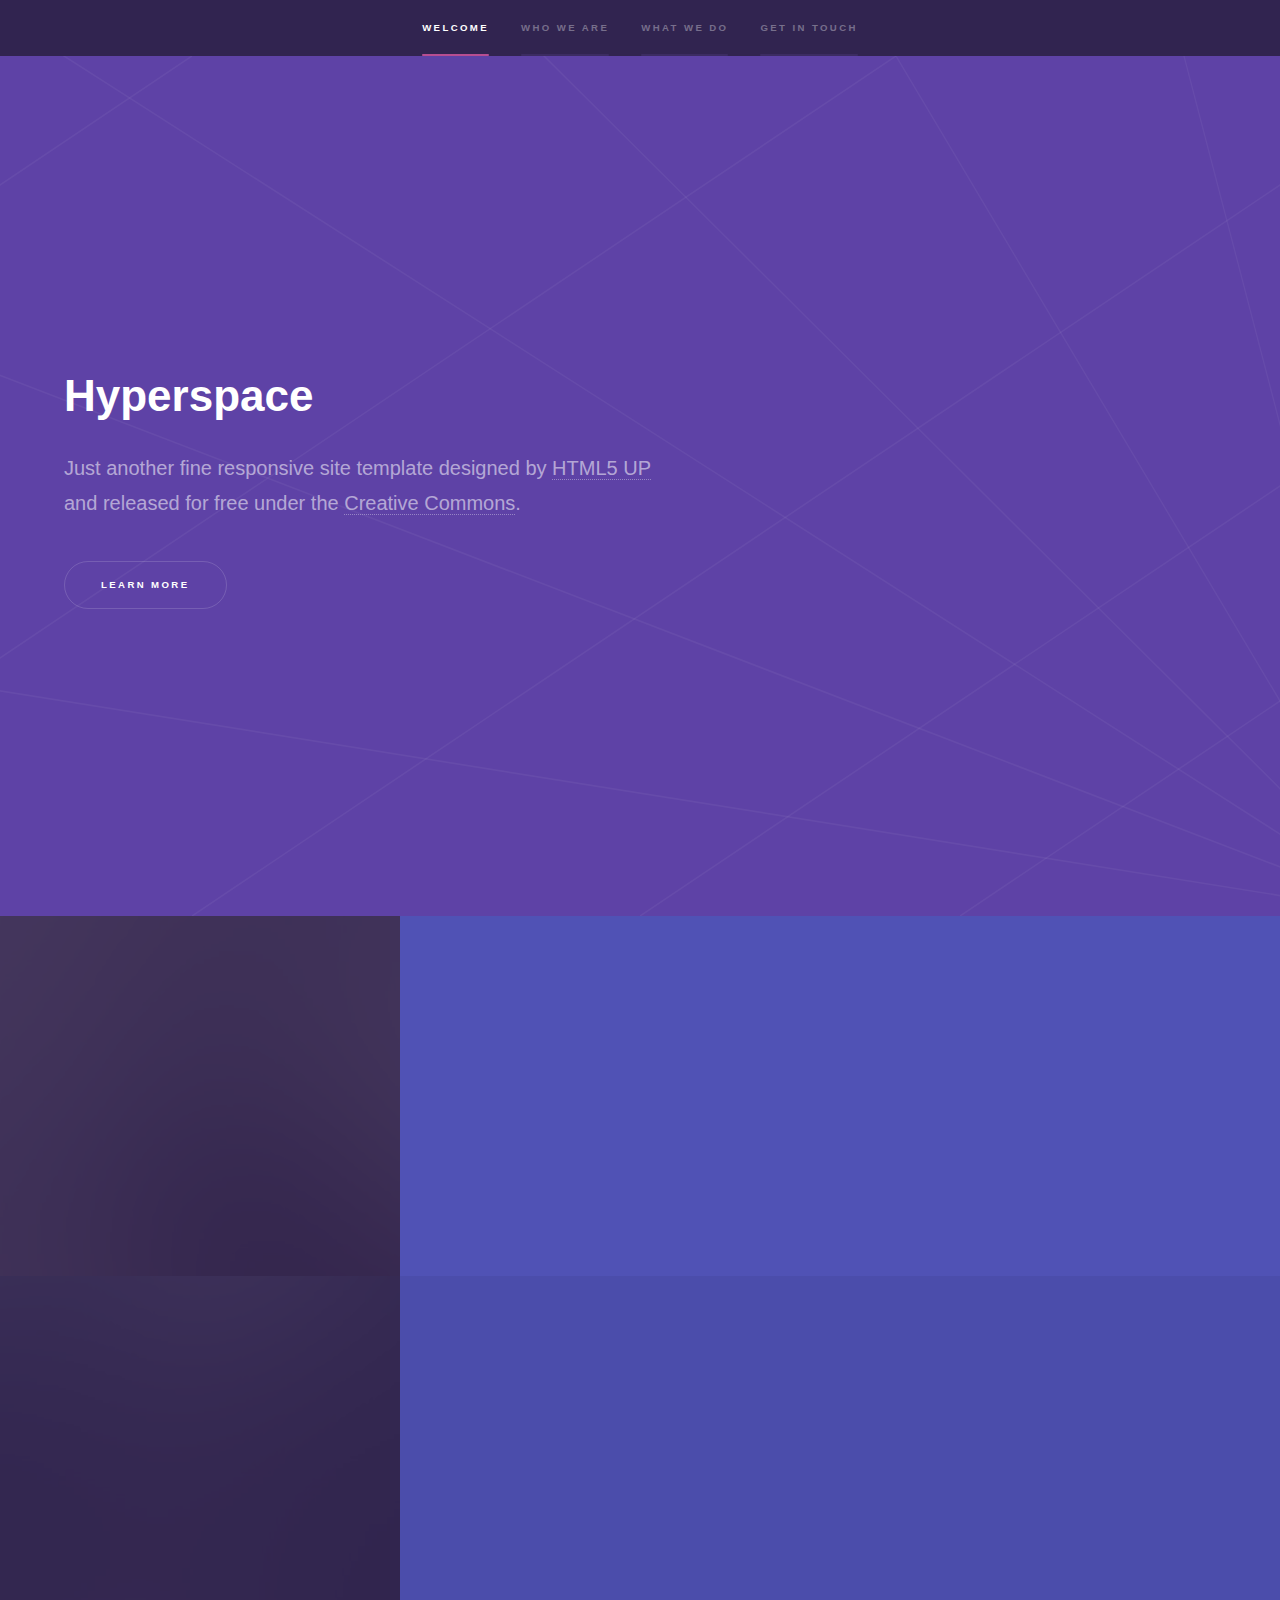
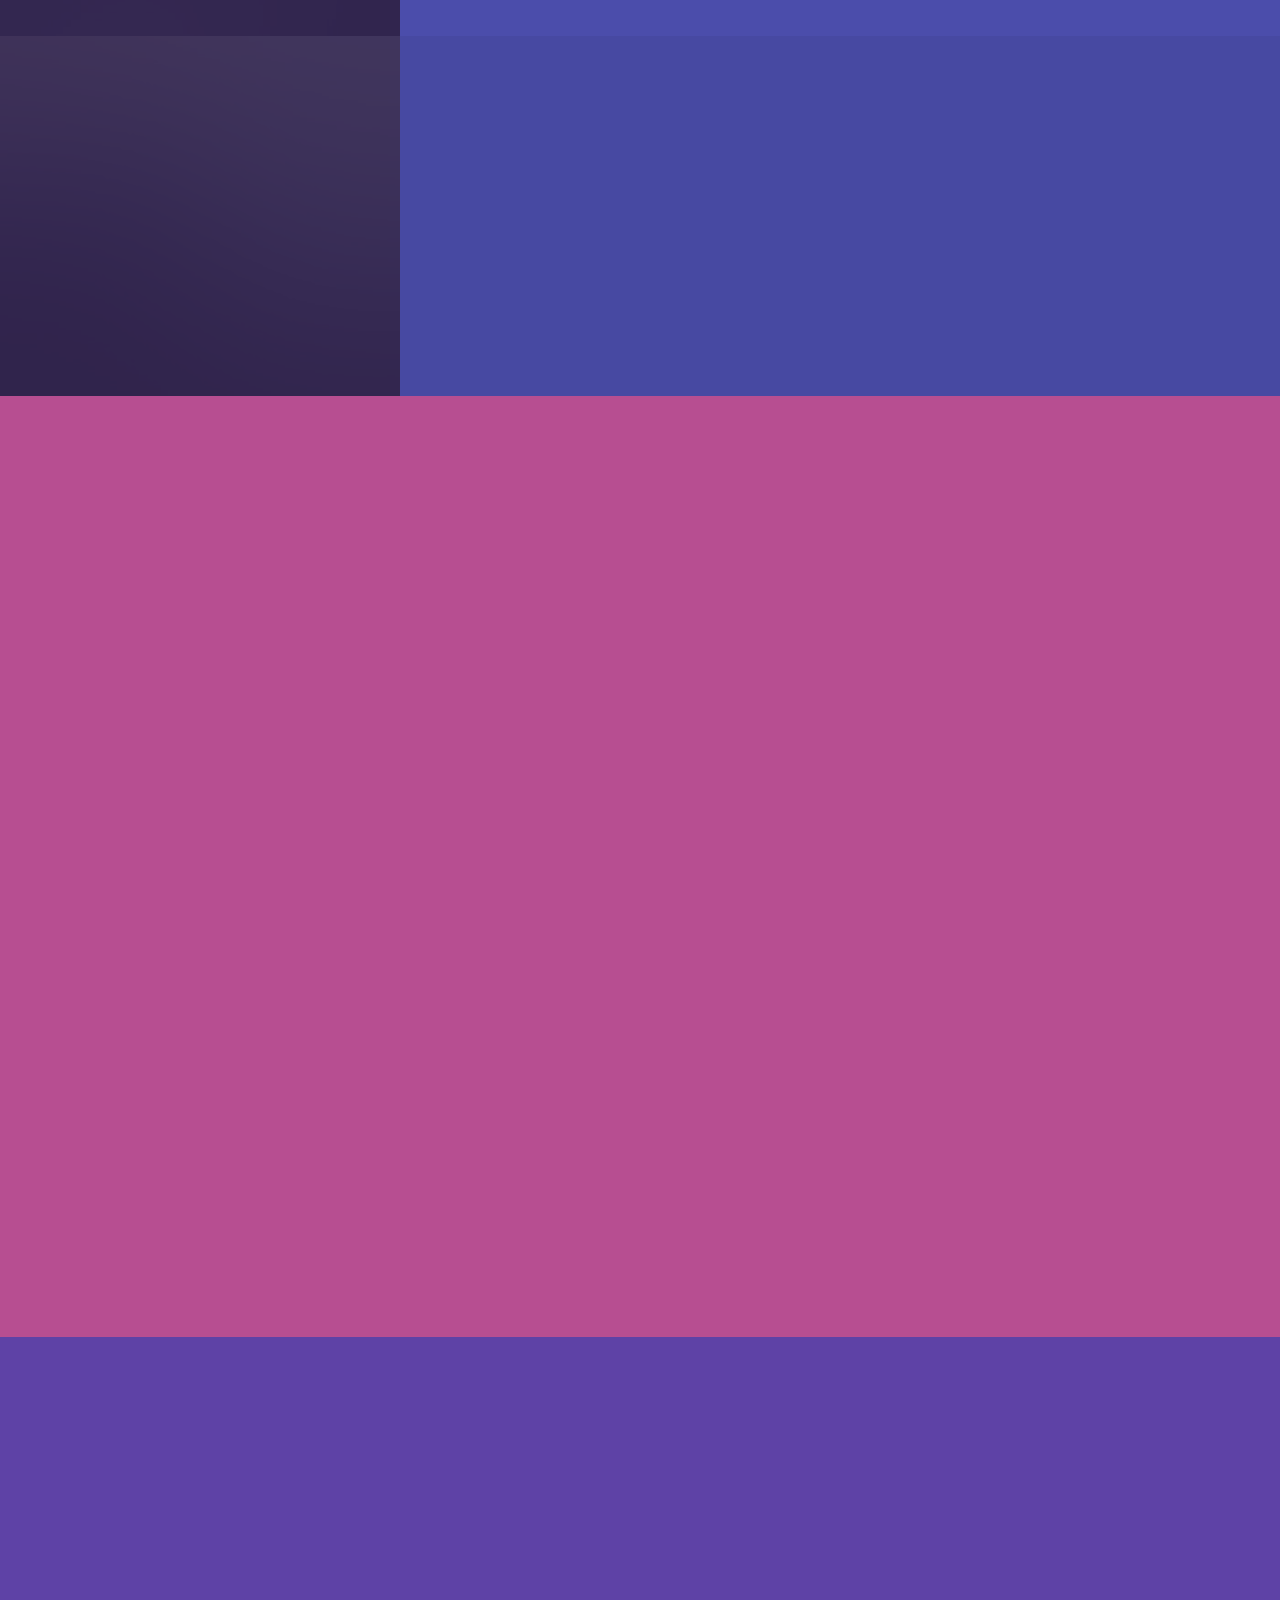
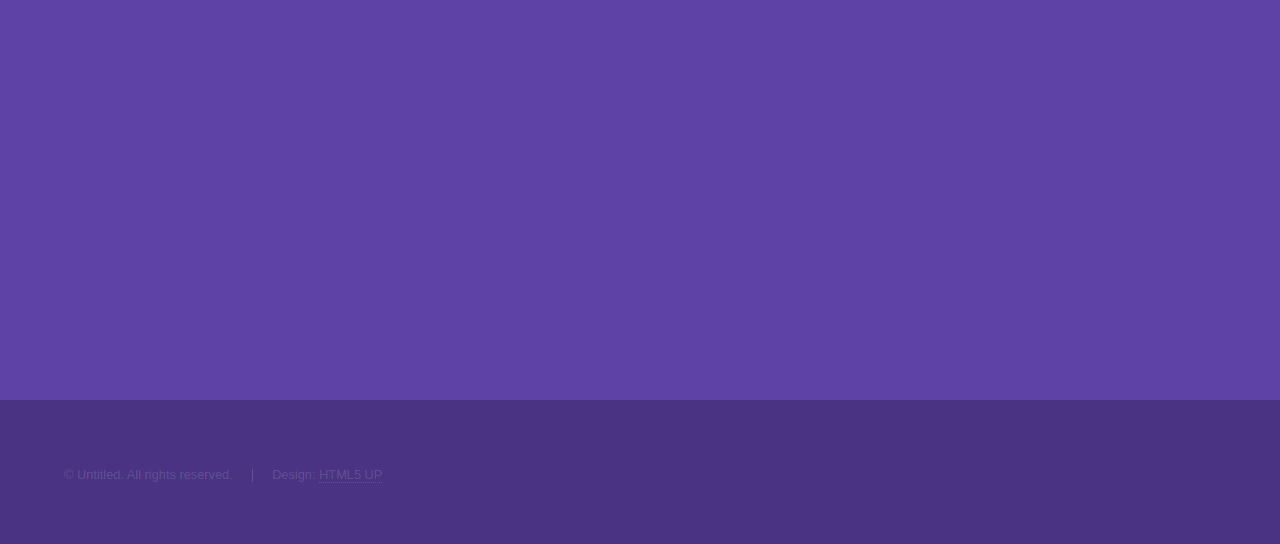
<file: index.html>
<!DOCTYPE HTML>
<!--
	Hyperspace by HTML5 UP
	html5up.net | @ajlkn
	Free for personal and commercial use under the CCA 3.0 license (html5up.net/license)
-->
<html>
	<head>
		<title>Hyperspace by HTML5 UP</title>
		<meta charset="utf-8" />
		<meta name="viewport" content="width=device-width, initial-scale=1, user-scalable=no" />
		<link rel="stylesheet" href="assets/css/main.css" />
		<noscript><link rel="stylesheet" href="assets/css/noscript.css" /></noscript>
	</head>
	<body class="is-preload">

		<!-- Sidebar -->
			<section id="sidebar">
				<div class="inner">
					<nav>
						<ul>
							<li><a href="#intro">Welcome</a></li>
							<li><a href="#one">Who we are</a></li>
							<li><a href="#two">What we do</a></li>
							<li><a href="#three">Get in touch</a></li>
						</ul>
					</nav>
				</div>
			</section>

		<!-- Wrapper -->
			<div id="wrapper">

				<!-- Intro -->
					<section id="intro" class="wrapper style1 fullscreen fade-up">
						<div class="inner">
							<h1>Hyperspace</h1>
							<p>Just another fine responsive site template designed by <a href="http://html5up.net">HTML5 UP</a><br />
							and released for free under the <a href="http://html5up.net/license">Creative Commons</a>.</p>
							<ul class="actions">
								<li><a href="#one" class="button scrolly">Learn more</a></li>
							</ul>
						</div>
					</section>

				<!-- One -->
					<section id="one" class="wrapper style2 spotlights">
						<section>
							<a href="#" class="image"><img src="images/pic01.jpg" alt="" data-position="center center" /></a>
							<div class="content">
								<div class="inner">
									<h2>Sed ipsum dolor</h2>
									<p>Phasellus convallis elit id ullamcorper pulvinar. Duis aliquam turpis mauris, eu ultricies erat malesuada quis. Aliquam dapibus.</p>
									<ul class="actions">
										<li><a href="generic.html" class="button">Learn more</a></li>
									</ul>
								</div>
							</div>
						</section>
						<section>
							<a href="#" class="image"><img src="images/pic02.jpg" alt="" data-position="top center" /></a>
							<div class="content">
								<div class="inner">
									<h2>Feugiat consequat</h2>
									<p>Phasellus convallis elit id ullamcorper pulvinar. Duis aliquam turpis mauris, eu ultricies erat malesuada quis. Aliquam dapibus.</p>
									<ul class="actions">
										<li><a href="generic.html" class="button">Learn more</a></li>
									</ul>
								</div>
							</div>
						</section>
						<section>
							<a href="#" class="image"><img src="images/pic03.jpg" alt="" data-position="25% 25%" /></a>
							<div class="content">
								<div class="inner">
									<h2>Ultricies aliquam</h2>
									<p>Phasellus convallis elit id ullamcorper pulvinar. Duis aliquam turpis mauris, eu ultricies erat malesuada quis. Aliquam dapibus.</p>
									<ul class="actions">
										<li><a href="generic.html" class="button">Learn more</a></li>
									</ul>
								</div>
							</div>
						</section>
					</section>

				<!-- Two -->
					<section id="two" class="wrapper style3 fade-up">
						<div class="inner">
							<h2>What we do</h2>
							<p>Phasellus convallis elit id ullamcorper pulvinar. Duis aliquam turpis mauris, eu ultricies erat malesuada quis. Aliquam dapibus, lacus eget hendrerit bibendum, urna est aliquam sem, sit amet imperdiet est velit quis lorem.</p>
							<div class="features">
								<section>
									<span class="icon solid major fa-code"></span>
									<h3>Lorem ipsum amet</h3>
									<p>Phasellus convallis elit id ullam corper amet et pulvinar. Duis aliquam turpis mauris, sed ultricies erat dapibus.</p>
								</section>
								<section>
									<span class="icon solid major fa-lock"></span>
									<h3>Aliquam sed nullam</h3>
									<p>Phasellus convallis elit id ullam corper amet et pulvinar. Duis aliquam turpis mauris, sed ultricies erat dapibus.</p>
								</section>
								<section>
									<span class="icon solid major fa-cog"></span>
									<h3>Sed erat ullam corper</h3>
									<p>Phasellus convallis elit id ullam corper amet et pulvinar. Duis aliquam turpis mauris, sed ultricies erat dapibus.</p>
								</section>
								<section>
									<span class="icon solid major fa-desktop"></span>
									<h3>Veroeros quis lorem</h3>
									<p>Phasellus convallis elit id ullam corper amet et pulvinar. Duis aliquam turpis mauris, sed ultricies erat dapibus.</p>
								</section>
								<section>
									<span class="icon solid major fa-link"></span>
									<h3>Urna quis bibendum</h3>
									<p>Phasellus convallis elit id ullam corper amet et pulvinar. Duis aliquam turpis mauris, sed ultricies erat dapibus.</p>
								</section>
								<section>
									<span class="icon major fa-gem"></span>
									<h3>Aliquam urna dapibus</h3>
									<p>Phasellus convallis elit id ullam corper amet et pulvinar. Duis aliquam turpis mauris, sed ultricies erat dapibus.</p>
								</section>
							</div>
							<ul class="actions">
								<li><a href="generic.html" class="button">Learn more</a></li>
							</ul>
						</div>
					</section>

				<!-- Three -->
					<section id="three" class="wrapper style1 fade-up">
						<div class="inner">
							<h2>Get in touch</h2>
							<p>Phasellus convallis elit id ullamcorper pulvinar. Duis aliquam turpis mauris, eu ultricies erat malesuada quis. Aliquam dapibus, lacus eget hendrerit bibendum, urna est aliquam sem, sit amet imperdiet est velit quis lorem.</p>
							<div class="split style1">
								<section>
									<form method="post" action="#">
										<div class="fields">
											<div class="field half">
												<label for="name">Name</label>
												<input type="text" name="name" id="name" />
											</div>
											<div class="field half">
												<label for="email">Email</label>
												<input type="text" name="email" id="email" />
											</div>
											<div class="field">
												<label for="message">Message</label>
												<textarea name="message" id="message" rows="5"></textarea>
											</div>
										</div>
										<ul class="actions">
											<li><a href="" class="button submit">Send Message</a></li>
										</ul>
									</form>
								</section>
								<section>
									<ul class="contact">
										<li>
											<h3>Address</h3>
											<span>12345 Somewhere Road #654<br />
											Nashville, TN 00000-0000<br />
											USA</span>
										</li>
										<li>
											<h3>Email</h3>
											<a href="#">user@untitled.tld</a>
										</li>
										<li>
											<h3>Phone</h3>
											<span>(000) 000-0000</span>
										</li>
										<li>
											<h3>Social</h3>
											<ul class="icons">
												<li><a href="#" class="icon brands fa-twitter"><span class="label">Twitter</span></a></li>
												<li><a href="#" class="icon brands fa-facebook-f"><span class="label">Facebook</span></a></li>
												<li><a href="#" class="icon brands fa-github"><span class="label">GitHub</span></a></li>
												<li><a href="#" class="icon brands fa-instagram"><span class="label">Instagram</span></a></li>
												<li><a href="#" class="icon brands fa-linkedin-in"><span class="label">LinkedIn</span></a></li>
											</ul>
										</li>
									</ul>
								</section>
							</div>
						</div>
					</section>

			</div>

		<!-- Footer -->
			<footer id="footer" class="wrapper style1-alt">
				<div class="inner">
					<ul class="menu">
						<li>&copy; Untitled. All rights reserved.</li><li>Design: <a href="http://html5up.net">HTML5 UP</a></li>
					</ul>
				</div>
			</footer>

		<!-- Scripts -->
			<script src="assets/js/jquery.min.js"></script>
			<script src="assets/js/jquery.scrollex.min.js"></script>
			<script src="assets/js/jquery.scrolly.min.js"></script>
			<script src="assets/js/browser.min.js"></script>
			<script src="assets/js/breakpoints.min.js"></script>
			<script src="assets/js/util.js"></script>
			<script src="assets/js/main.js"></script>

	</body>
</html>
</file>
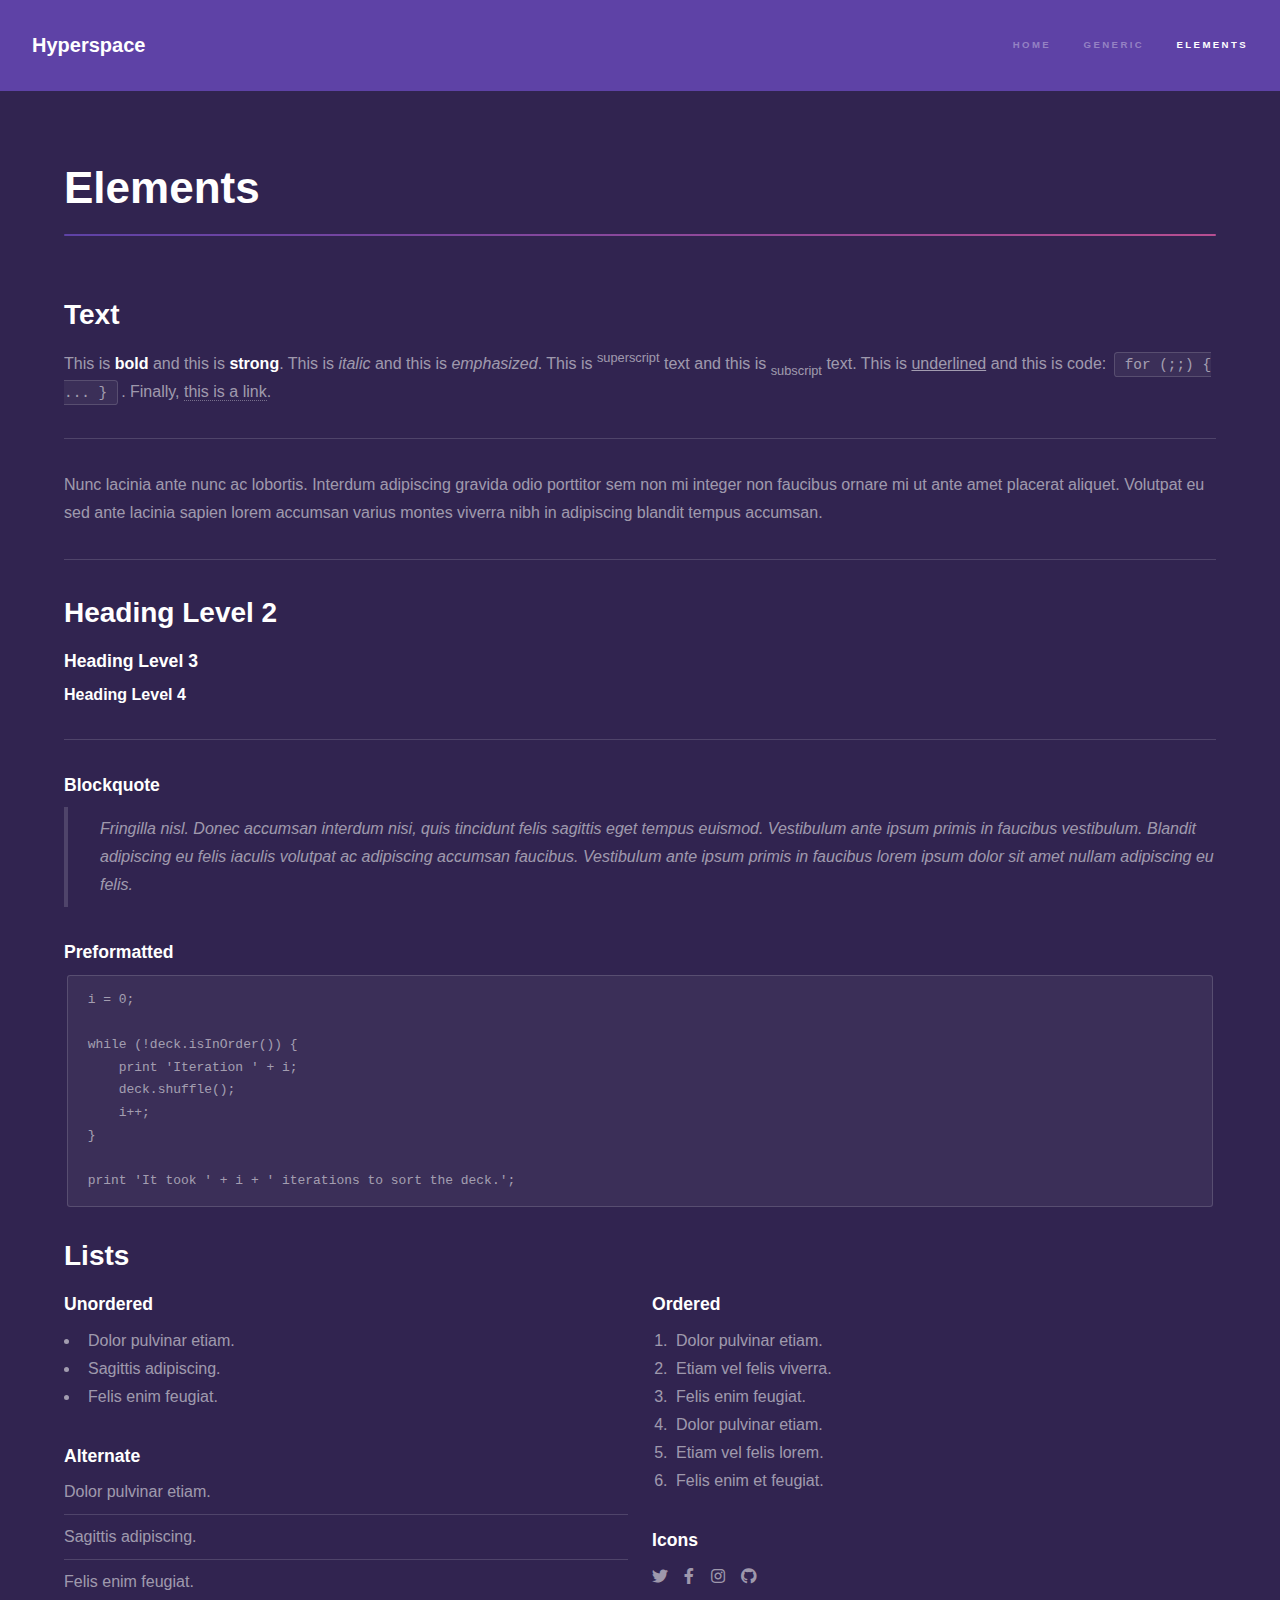
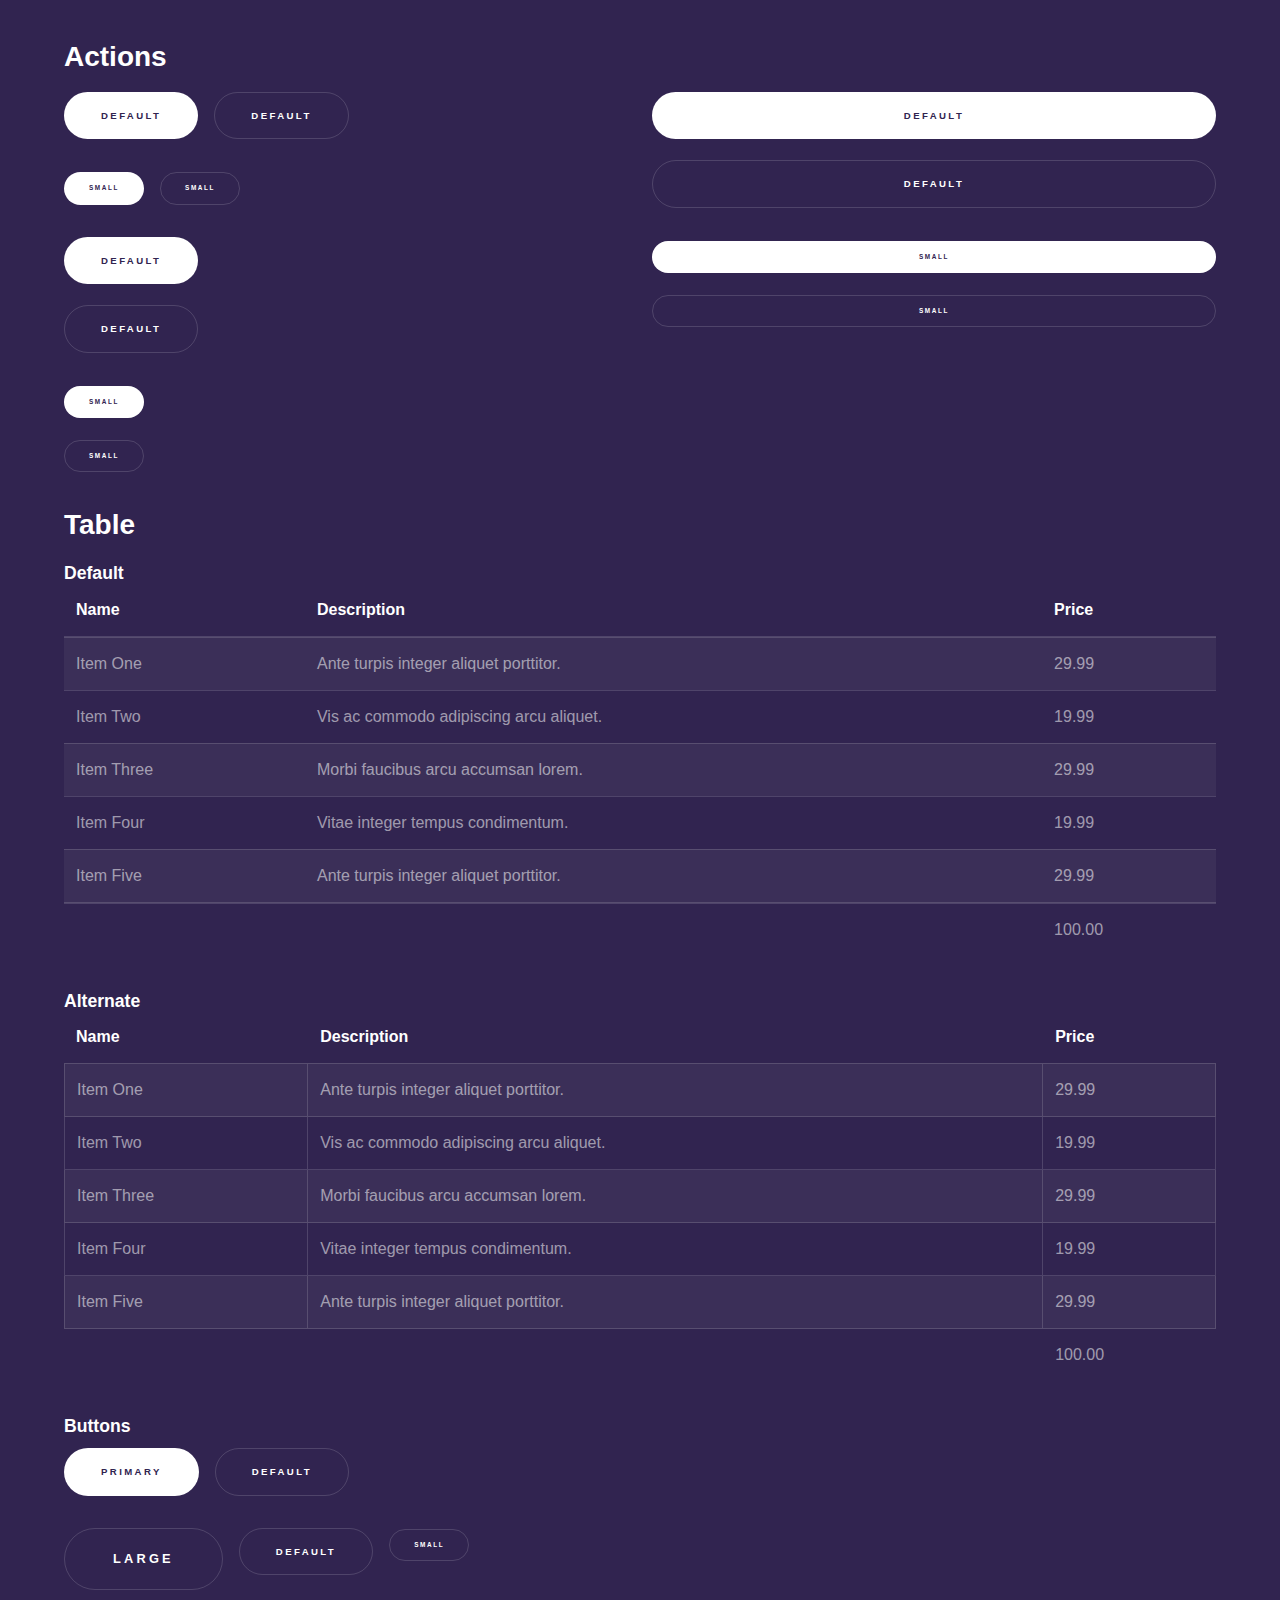
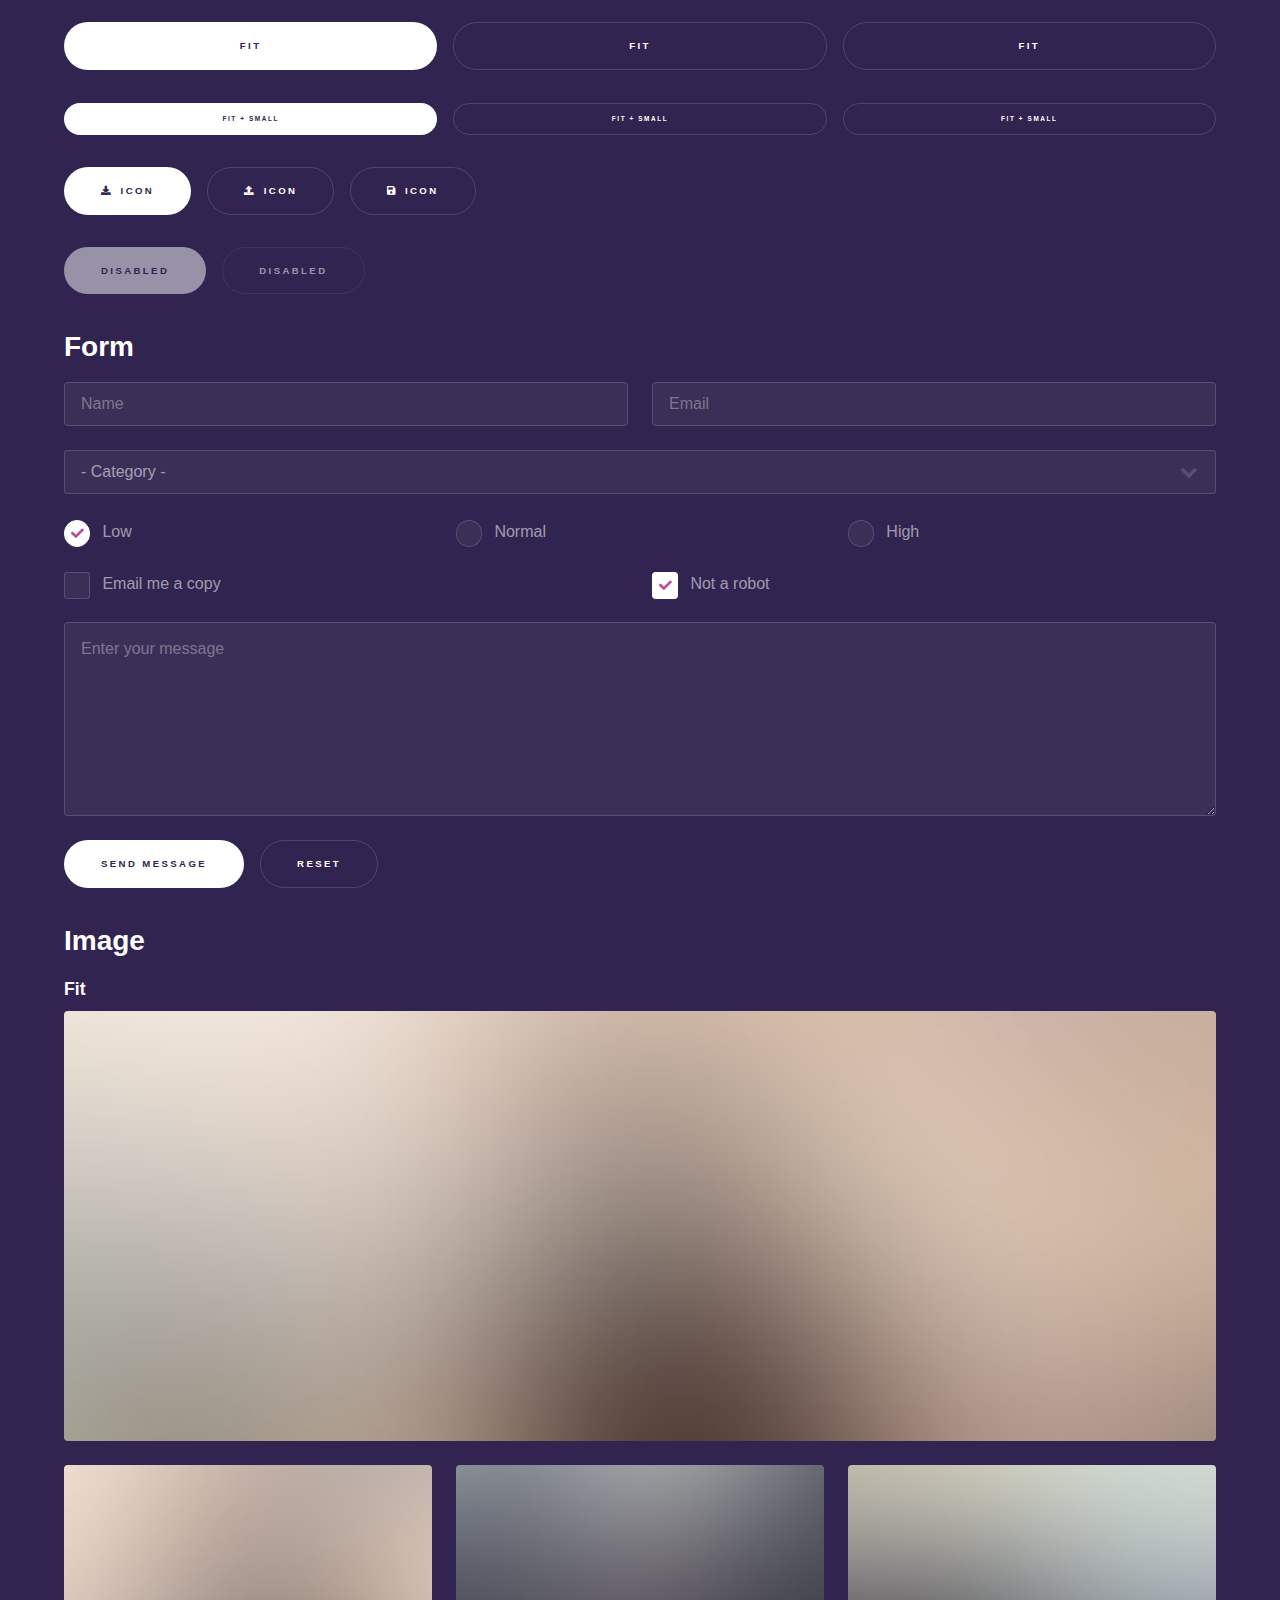
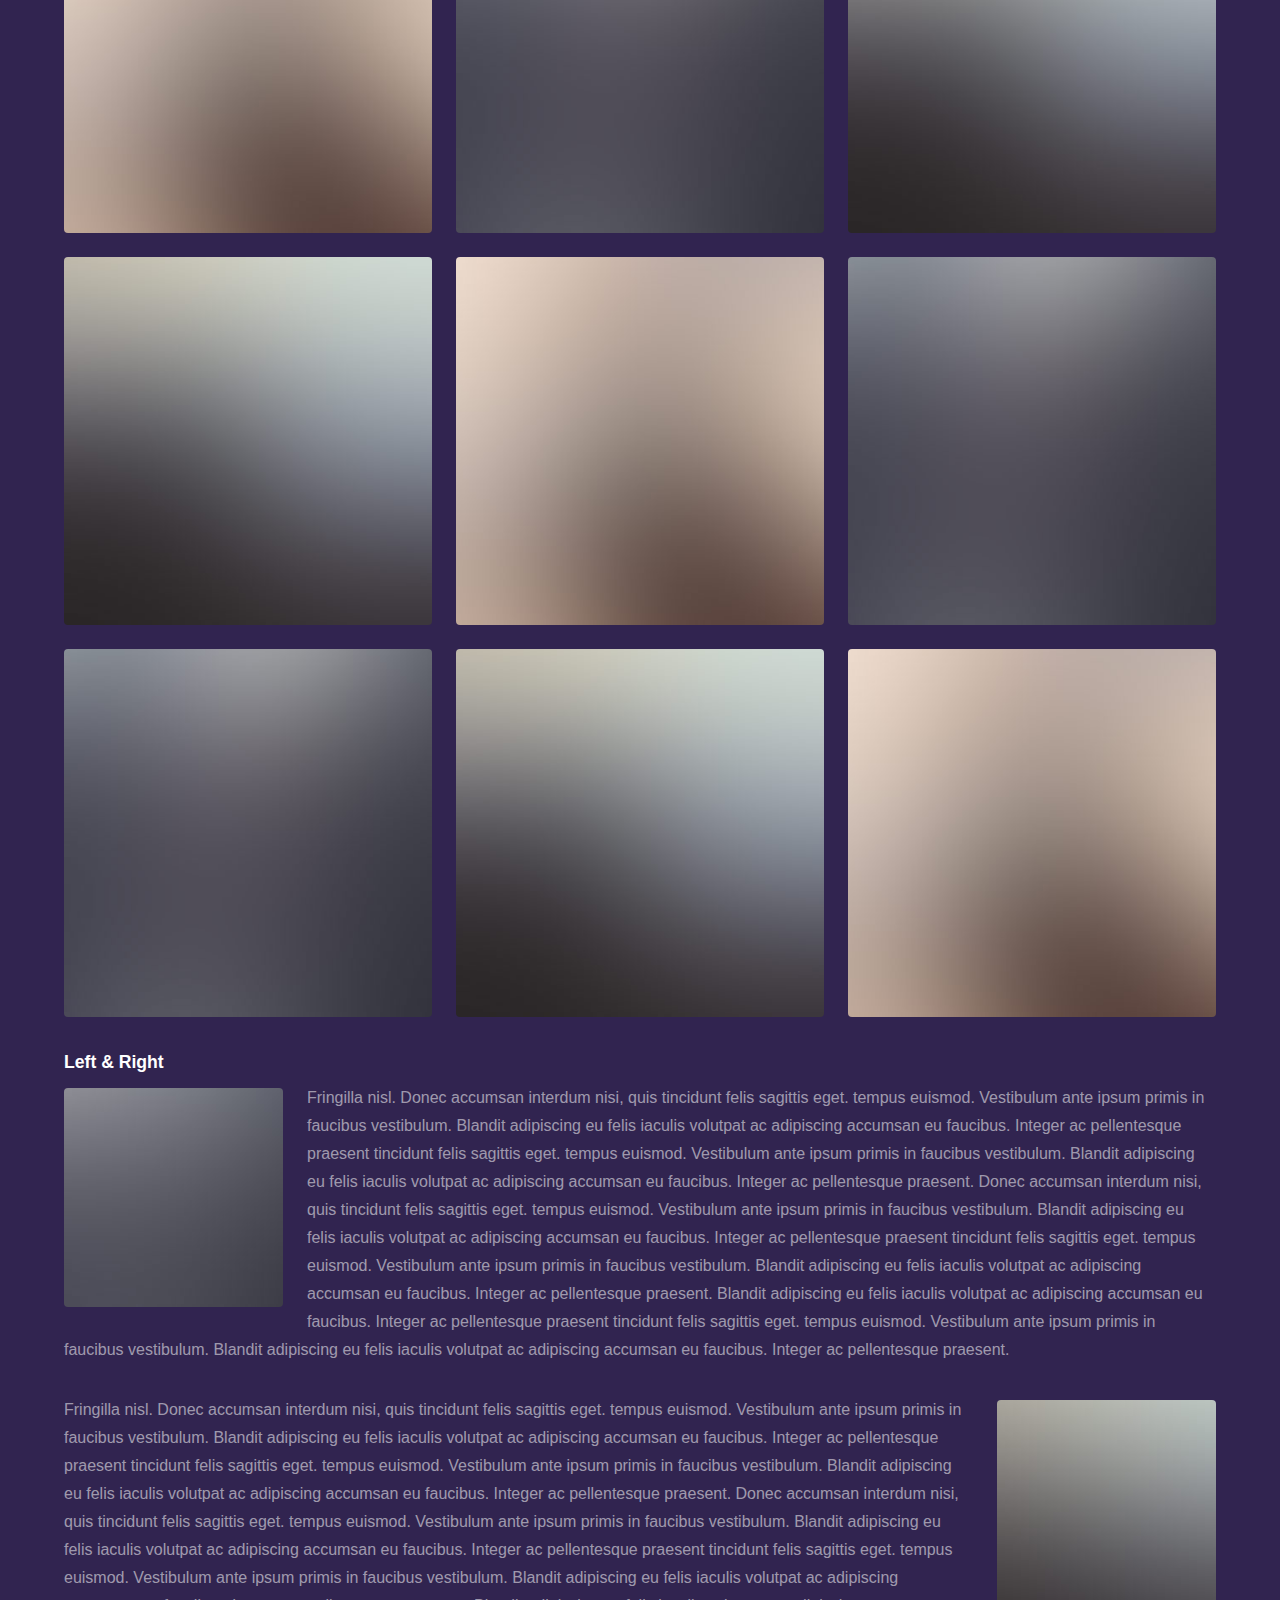
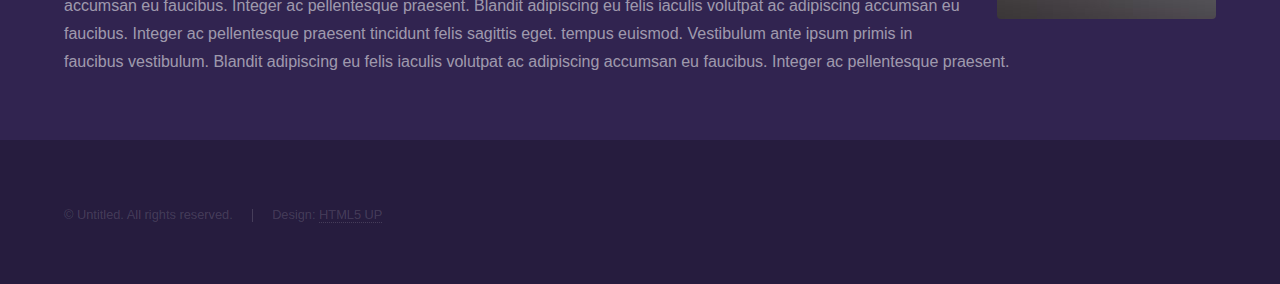
<file: elements.html>
<!DOCTYPE HTML>
<!--
	Hyperspace by HTML5 UP
	html5up.net | @ajlkn
	Free for personal and commercial use under the CCA 3.0 license (html5up.net/license)
-->
<html>
	<head>
		<title>Elements - Hyperspace by HTML5 UP</title>
		<meta charset="utf-8" />
		<meta name="viewport" content="width=device-width, initial-scale=1, user-scalable=no" />
		<link rel="stylesheet" href="assets/css/main.css" />
		<noscript><link rel="stylesheet" href="assets/css/noscript.css" /></noscript>
	</head>
	<body class="is-preload">

		<!-- Header -->
			<header id="header">
				<a href="index.html" class="title">Hyperspace</a>
				<nav>
					<ul>
						<li><a href="index.html">Home</a></li>
						<li><a href="generic.html">Generic</a></li>
						<li><a href="elements.html"  class="active">Elements</a></li>
					</ul>
				</nav>
			</header>

		<!-- Wrapper -->
			<div id="wrapper">

				<!-- Main -->
					<section id="main" class="wrapper">
						<div class="inner">
							<h1 class="major">Elements</h1>

							<!-- Text -->
								<section>
									<h2>Text</h2>
									<p>This is <b>bold</b> and this is <strong>strong</strong>. This is <i>italic</i> and this is <em>emphasized</em>.
									This is <sup>superscript</sup> text and this is <sub>subscript</sub> text.
									This is <u>underlined</u> and this is code: <code>for (;;) { ... }</code>. Finally, <a href="#">this is a link</a>.</p>
									<hr />
									<p>Nunc lacinia ante nunc ac lobortis. Interdum adipiscing gravida odio porttitor sem non mi integer non faucibus ornare mi ut ante amet placerat aliquet. Volutpat eu sed ante lacinia sapien lorem accumsan varius montes viverra nibh in adipiscing blandit tempus accumsan.</p>
									<hr />
									<h2>Heading Level 2</h2>
									<h3>Heading Level 3</h3>
									<h4>Heading Level 4</h4>
									<hr />
									<h3>Blockquote</h3>
									<blockquote>Fringilla nisl. Donec accumsan interdum nisi, quis tincidunt felis sagittis eget tempus euismod. Vestibulum ante ipsum primis in faucibus vestibulum. Blandit adipiscing eu felis iaculis volutpat ac adipiscing accumsan faucibus. Vestibulum ante ipsum primis in faucibus lorem ipsum dolor sit amet nullam adipiscing eu felis.</blockquote>
									<h3>Preformatted</h3>
									<pre><code>i = 0;

while (!deck.isInOrder()) {
    print 'Iteration ' + i;
    deck.shuffle();
    i++;
}

print 'It took ' + i + ' iterations to sort the deck.';</code></pre>
								</section>

							<!-- Lists -->
								<section>
									<h2>Lists</h2>
									<div class="row">
										<div class="col-6 col-12-medium">
											<h3>Unordered</h3>
											<ul>
												<li>Dolor pulvinar etiam.</li>
												<li>Sagittis adipiscing.</li>
												<li>Felis enim feugiat.</li>
											</ul>
											<h3>Alternate</h3>
											<ul class="alt">
												<li>Dolor pulvinar etiam.</li>
												<li>Sagittis adipiscing.</li>
												<li>Felis enim feugiat.</li>
											</ul>
										</div>
										<div class="col-6 col-12-medium">
											<h3>Ordered</h3>
											<ol>
												<li>Dolor pulvinar etiam.</li>
												<li>Etiam vel felis viverra.</li>
												<li>Felis enim feugiat.</li>
												<li>Dolor pulvinar etiam.</li>
												<li>Etiam vel felis lorem.</li>
												<li>Felis enim et feugiat.</li>
											</ol>
											<h3>Icons</h3>
											<ul class="icons">
												<li><a href="#" class="icon brands fa-twitter"><span class="label">Twitter</span></a></li>
												<li><a href="#" class="icon brands fa-facebook-f"><span class="label">Facebook</span></a></li>
												<li><a href="#" class="icon brands fa-instagram"><span class="label">Instagram</span></a></li>
												<li><a href="#" class="icon brands fa-github"><span class="label">Github</span></a></li>
											</ul>
										</div>
									</div>
									<h2>Actions</h2>
									<div class="row">
										<div class="col-6 col-12-medium">
											<ul class="actions">
												<li><a href="#" class="button primary">Default</a></li>
												<li><a href="#" class="button">Default</a></li>
											</ul>
											<ul class="actions small">
												<li><a href="#" class="button primary small">Small</a></li>
												<li><a href="#" class="button small">Small</a></li>
											</ul>
											<ul class="actions stacked">
												<li><a href="#" class="button primary">Default</a></li>
												<li><a href="#" class="button">Default</a></li>
											</ul>
											<ul class="actions stacked">
												<li><a href="#" class="button primary small">Small</a></li>
												<li><a href="#" class="button small">Small</a></li>
											</ul>
										</div>
										<div class="col-6 col-12-medium">
											<ul class="actions stacked">
												<li><a href="#" class="button primary fit">Default</a></li>
												<li><a href="#" class="button fit">Default</a></li>
											</ul>
											<ul class="actions stacked">
												<li><a href="#" class="button primary small fit">Small</a></li>
												<li><a href="#" class="button small fit">Small</a></li>
											</ul>
										</div>
									</div>
								</section>

							<!-- Table -->
								<section>
									<h2>Table</h2>
									<h3>Default</h3>
									<div class="table-wrapper">
										<table>
											<thead>
												<tr>
													<th>Name</th>
													<th>Description</th>
													<th>Price</th>
												</tr>
											</thead>
											<tbody>
												<tr>
													<td>Item One</td>
													<td>Ante turpis integer aliquet porttitor.</td>
													<td>29.99</td>
												</tr>
												<tr>
													<td>Item Two</td>
													<td>Vis ac commodo adipiscing arcu aliquet.</td>
													<td>19.99</td>
												</tr>
												<tr>
													<td>Item Three</td>
													<td> Morbi faucibus arcu accumsan lorem.</td>
													<td>29.99</td>
												</tr>
												<tr>
													<td>Item Four</td>
													<td>Vitae integer tempus condimentum.</td>
													<td>19.99</td>
												</tr>
												<tr>
													<td>Item Five</td>
													<td>Ante turpis integer aliquet porttitor.</td>
													<td>29.99</td>
												</tr>
											</tbody>
											<tfoot>
												<tr>
													<td colspan="2"></td>
													<td>100.00</td>
												</tr>
											</tfoot>
										</table>
									</div>

									<h3>Alternate</h3>
									<div class="table-wrapper">
										<table class="alt">
											<thead>
												<tr>
													<th>Name</th>
													<th>Description</th>
													<th>Price</th>
												</tr>
											</thead>
											<tbody>
												<tr>
													<td>Item One</td>
													<td>Ante turpis integer aliquet porttitor.</td>
													<td>29.99</td>
												</tr>
												<tr>
													<td>Item Two</td>
													<td>Vis ac commodo adipiscing arcu aliquet.</td>
													<td>19.99</td>
												</tr>
												<tr>
													<td>Item Three</td>
													<td> Morbi faucibus arcu accumsan lorem.</td>
													<td>29.99</td>
												</tr>
												<tr>
													<td>Item Four</td>
													<td>Vitae integer tempus condimentum.</td>
													<td>19.99</td>
												</tr>
												<tr>
													<td>Item Five</td>
													<td>Ante turpis integer aliquet porttitor.</td>
													<td>29.99</td>
												</tr>
											</tbody>
											<tfoot>
												<tr>
													<td colspan="2"></td>
													<td>100.00</td>
												</tr>
											</tfoot>
										</table>
									</div>
								</section>

							<!-- Buttons -->
								<section>
									<h3>Buttons</h3>
									<ul class="actions">
										<li><a href="#" class="button primary">Primary</a></li>
										<li><a href="#" class="button">Default</a></li>
									</ul>
									<ul class="actions">
										<li><a href="#" class="button large">Large</a></li>
										<li><a href="#" class="button">Default</a></li>
										<li><a href="#" class="button small">Small</a></li>
									</ul>
									<ul class="actions fit">
										<li><a href="#" class="button primary fit">Fit</a></li>
										<li><a href="#" class="button fit">Fit</a></li>
										<li><a href="#" class="button fit">Fit</a></li>
									</ul>
									<ul class="actions fit small">
										<li><a href="#" class="button primary fit small">Fit + Small</a></li>
										<li><a href="#" class="button fit small">Fit + Small</a></li>
										<li><a href="#" class="button fit small">Fit + Small</a></li>
									</ul>
									<ul class="actions">
										<li><a href="#" class="button primary icon solid fa-download">Icon</a></li>
										<li><a href="#" class="button icon solid fa-upload">Icon</a></li>
										<li><a href="#" class="button icon solid fa-save">Icon</a></li>
									</ul>
									<ul class="actions">
										<li><span class="button primary disabled">Disabled</span></li>
										<li><span class="button disabled">Disabled</span></li>
									</ul>
								</section>

							<!-- Form -->
								<section>
									<h2>Form</h2>
									<form method="post" action="#">
										<div class="row gtr-uniform">
											<div class="col-6 col-12-xsmall">
												<input type="text" name="demo-name" id="demo-name" value="" placeholder="Name" />
											</div>
											<div class="col-6 col-12-xsmall">
												<input type="email" name="demo-email" id="demo-email" value="" placeholder="Email" />
											</div>
											<div class="col-12">
												<select name="demo-category" id="demo-category">
													<option value="">- Category -</option>
													<option value="1">Manufacturing</option>
													<option value="1">Shipping</option>
													<option value="1">Administration</option>
													<option value="1">Human Resources</option>
												</select>
											</div>
											<div class="col-4 col-12-small">
												<input type="radio" id="demo-priority-low" name="demo-priority" checked>
												<label for="demo-priority-low">Low</label>
											</div>
											<div class="col-4 col-12-small">
												<input type="radio" id="demo-priority-normal" name="demo-priority">
												<label for="demo-priority-normal">Normal</label>
											</div>
											<div class="col-4 col-12-small">
												<input type="radio" id="demo-priority-high" name="demo-priority">
												<label for="demo-priority-high">High</label>
											</div>
											<div class="col-6 col-12-small">
												<input type="checkbox" id="demo-copy" name="demo-copy">
												<label for="demo-copy">Email me a copy</label>
											</div>
											<div class="col-6 col-12-small">
												<input type="checkbox" id="demo-human" name="demo-human" checked>
												<label for="demo-human">Not a robot</label>
											</div>
											<div class="col-12">
												<textarea name="demo-message" id="demo-message" placeholder="Enter your message" rows="6"></textarea>
											</div>
											<div class="col-12">
												<ul class="actions">
													<li><input type="submit" value="Send Message" class="primary" /></li>
													<li><input type="reset" value="Reset" /></li>
												</ul>
											</div>
										</div>
									</form>
								</section>

							<!-- Image -->
								<section>
									<h2>Image</h2>
									<h3>Fit</h3>
									<div class="box alt">
										<div class="row gtr-uniform">
											<div class="col-12"><span class="image fit"><img src="images/pic04.jpg" alt="" /></span></div>
											<div class="col-4"><span class="image fit"><img src="images/pic01.jpg" alt="" /></span></div>
											<div class="col-4"><span class="image fit"><img src="images/pic02.jpg" alt="" /></span></div>
											<div class="col-4"><span class="image fit"><img src="images/pic03.jpg" alt="" /></span></div>
											<div class="col-4"><span class="image fit"><img src="images/pic03.jpg" alt="" /></span></div>
											<div class="col-4"><span class="image fit"><img src="images/pic01.jpg" alt="" /></span></div>
											<div class="col-4"><span class="image fit"><img src="images/pic02.jpg" alt="" /></span></div>
											<div class="col-4"><span class="image fit"><img src="images/pic02.jpg" alt="" /></span></div>
											<div class="col-4"><span class="image fit"><img src="images/pic03.jpg" alt="" /></span></div>
											<div class="col-4"><span class="image fit"><img src="images/pic01.jpg" alt="" /></span></div>
										</div>
									</div>
									<h3>Left &amp; Right</h3>
									<p><span class="image left"><img src="images/pic05.jpg" alt="" /></span>Fringilla nisl. Donec accumsan interdum nisi, quis tincidunt felis sagittis eget. tempus euismod. Vestibulum ante ipsum primis in faucibus vestibulum. Blandit adipiscing eu felis iaculis volutpat ac adipiscing accumsan eu faucibus. Integer ac pellentesque praesent tincidunt felis sagittis eget. tempus euismod. Vestibulum ante ipsum primis in faucibus vestibulum. Blandit adipiscing eu felis iaculis volutpat ac adipiscing accumsan eu faucibus. Integer ac pellentesque praesent. Donec accumsan interdum nisi, quis tincidunt felis sagittis eget. tempus euismod. Vestibulum ante ipsum primis in faucibus vestibulum. Blandit adipiscing eu felis iaculis volutpat ac adipiscing accumsan eu faucibus. Integer ac pellentesque praesent tincidunt felis sagittis eget. tempus euismod. Vestibulum ante ipsum primis in faucibus vestibulum. Blandit adipiscing eu felis iaculis volutpat ac adipiscing accumsan eu faucibus. Integer ac pellentesque praesent. Blandit adipiscing eu felis iaculis volutpat ac adipiscing accumsan eu faucibus. Integer ac pellentesque praesent tincidunt felis sagittis eget. tempus euismod. Vestibulum ante ipsum primis in faucibus vestibulum. Blandit adipiscing eu felis iaculis volutpat ac adipiscing accumsan eu faucibus. Integer ac pellentesque praesent.</p>
									<p><span class="image right"><img src="images/pic06.jpg" alt="" /></span>Fringilla nisl. Donec accumsan interdum nisi, quis tincidunt felis sagittis eget. tempus euismod. Vestibulum ante ipsum primis in faucibus vestibulum. Blandit adipiscing eu felis iaculis volutpat ac adipiscing accumsan eu faucibus. Integer ac pellentesque praesent tincidunt felis sagittis eget. tempus euismod. Vestibulum ante ipsum primis in faucibus vestibulum. Blandit adipiscing eu felis iaculis volutpat ac adipiscing accumsan eu faucibus. Integer ac pellentesque praesent. Donec accumsan interdum nisi, quis tincidunt felis sagittis eget. tempus euismod. Vestibulum ante ipsum primis in faucibus vestibulum. Blandit adipiscing eu felis iaculis volutpat ac adipiscing accumsan eu faucibus. Integer ac pellentesque praesent tincidunt felis sagittis eget. tempus euismod. Vestibulum ante ipsum primis in faucibus vestibulum. Blandit adipiscing eu felis iaculis volutpat ac adipiscing accumsan eu faucibus. Integer ac pellentesque praesent. Blandit adipiscing eu felis iaculis volutpat ac adipiscing accumsan eu faucibus. Integer ac pellentesque praesent tincidunt felis sagittis eget. tempus euismod. Vestibulum ante ipsum primis in faucibus vestibulum. Blandit adipiscing eu felis iaculis volutpat ac adipiscing accumsan eu faucibus. Integer ac pellentesque praesent.</p>
								</section>

						</div>
					</section>

			</div>

		<!-- Footer -->
			<footer id="footer" class="wrapper alt">
				<div class="inner">
					<ul class="menu">
						<li>&copy; Untitled. All rights reserved.</li><li>Design: <a href="http://html5up.net">HTML5 UP</a></li>
					</ul>
				</div>
			</footer>

		<!-- Scripts -->
			<script src="assets/js/jquery.min.js"></script>
			<script src="assets/js/jquery.scrollex.min.js"></script>
			<script src="assets/js/jquery.scrolly.min.js"></script>
			<script src="assets/js/browser.min.js"></script>
			<script src="assets/js/breakpoints.min.js"></script>
			<script src="assets/js/util.js"></script>
			<script src="assets/js/main.js"></script>

	</body>
</html>
</file>
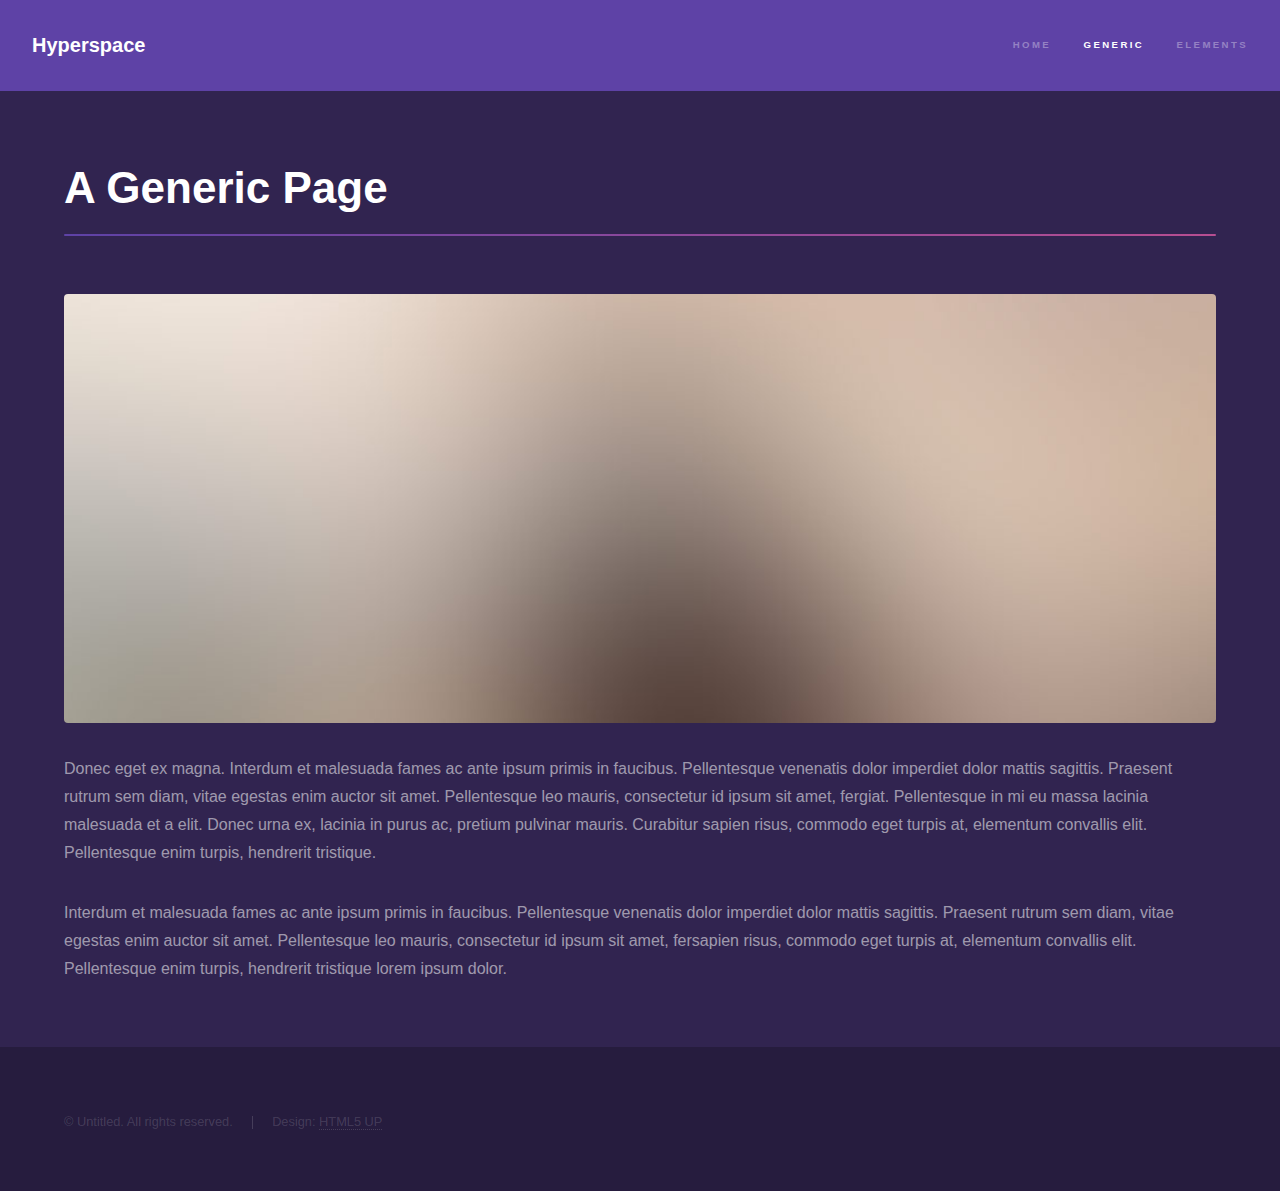
<file: generic.html>
<!DOCTYPE HTML>
<!--
	Hyperspace by HTML5 UP
	html5up.net | @ajlkn
	Free for personal and commercial use under the CCA 3.0 license (html5up.net/license)
-->
<html>
	<head>
		<title>Generic - Hyperspace by HTML5 UP</title>
		<meta charset="utf-8" />
		<meta name="viewport" content="width=device-width, initial-scale=1, user-scalable=no" />
		<link rel="stylesheet" href="assets/css/main.css" />
		<noscript><link rel="stylesheet" href="assets/css/noscript.css" /></noscript>
	</head>
	<body class="is-preload">

		<!-- Header -->
			<header id="header">
				<a href="index.html" class="title">Hyperspace</a>
				<nav>
					<ul>
						<li><a href="index.html">Home</a></li>
						<li><a href="generic.html" class="active">Generic</a></li>
						<li><a href="elements.html">Elements</a></li>
					</ul>
				</nav>
			</header>

		<!-- Wrapper -->
			<div id="wrapper">

				<!-- Main -->
					<section id="main" class="wrapper">
						<div class="inner">
							<h1 class="major">A Generic Page</h1>
							<span class="image fit"><img src="images/pic04.jpg" alt="" /></span>
							<p>Donec eget ex magna. Interdum et malesuada fames ac ante ipsum primis in faucibus. Pellentesque venenatis dolor imperdiet dolor mattis sagittis. Praesent rutrum sem diam, vitae egestas enim auctor sit amet. Pellentesque leo mauris, consectetur id ipsum sit amet, fergiat. Pellentesque in mi eu massa lacinia malesuada et a elit. Donec urna ex, lacinia in purus ac, pretium pulvinar mauris. Curabitur sapien risus, commodo eget turpis at, elementum convallis elit. Pellentesque enim turpis, hendrerit tristique.</p>
							<p>Interdum et malesuada fames ac ante ipsum primis in faucibus. Pellentesque venenatis dolor imperdiet dolor mattis sagittis. Praesent rutrum sem diam, vitae egestas enim auctor sit amet. Pellentesque leo mauris, consectetur id ipsum sit amet, fersapien risus, commodo eget turpis at, elementum convallis elit. Pellentesque enim turpis, hendrerit tristique lorem ipsum dolor.</p>
						</div>
					</section>

			</div>

		<!-- Footer -->
			<footer id="footer" class="wrapper alt">
				<div class="inner">
					<ul class="menu">
						<li>&copy; Untitled. All rights reserved.</li><li>Design: <a href="http://html5up.net">HTML5 UP</a></li>
					</ul>
				</div>
			</footer>

		<!-- Scripts -->
			<script src="assets/js/jquery.min.js"></script>
			<script src="assets/js/jquery.scrollex.min.js"></script>
			<script src="assets/js/jquery.scrolly.min.js"></script>
			<script src="assets/js/browser.min.js"></script>
			<script src="assets/js/breakpoints.min.js"></script>
			<script src="assets/js/util.js"></script>
			<script src="assets/js/main.js"></script>

	</body>
</html>
</file>
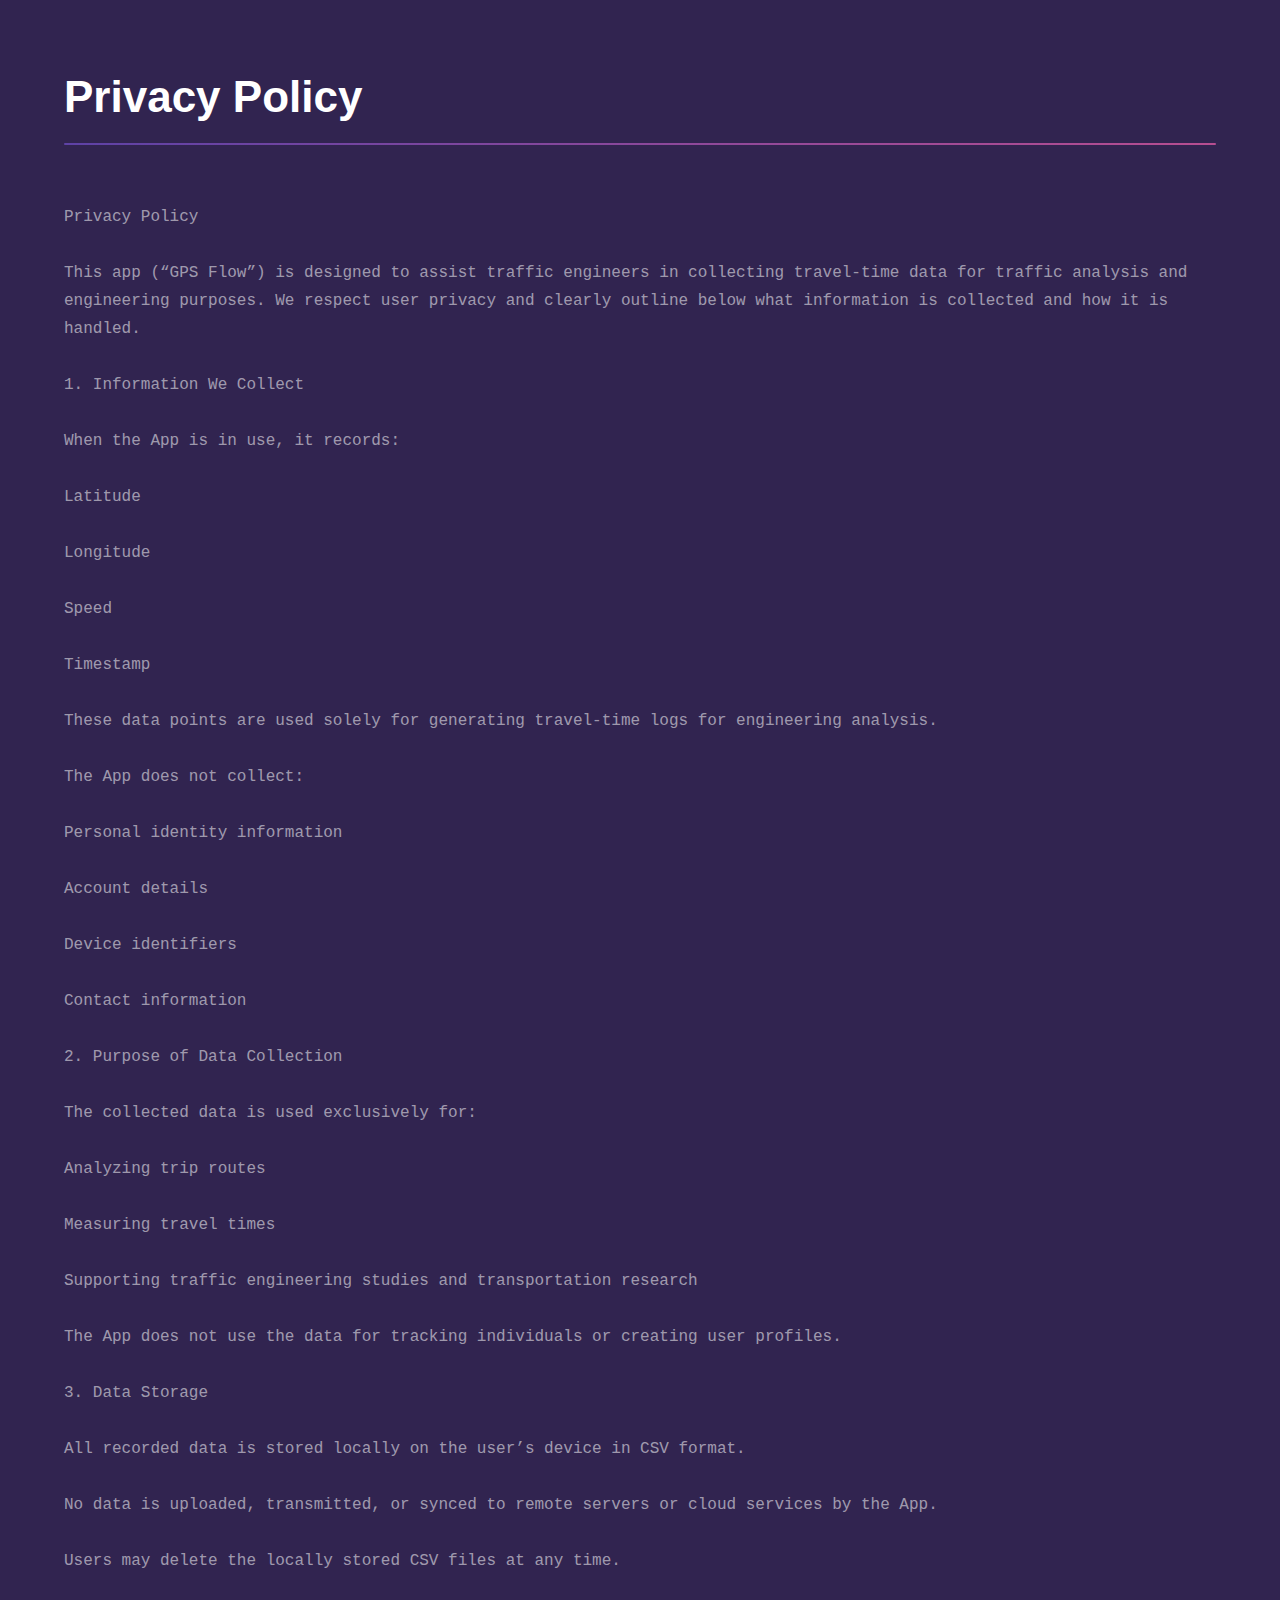
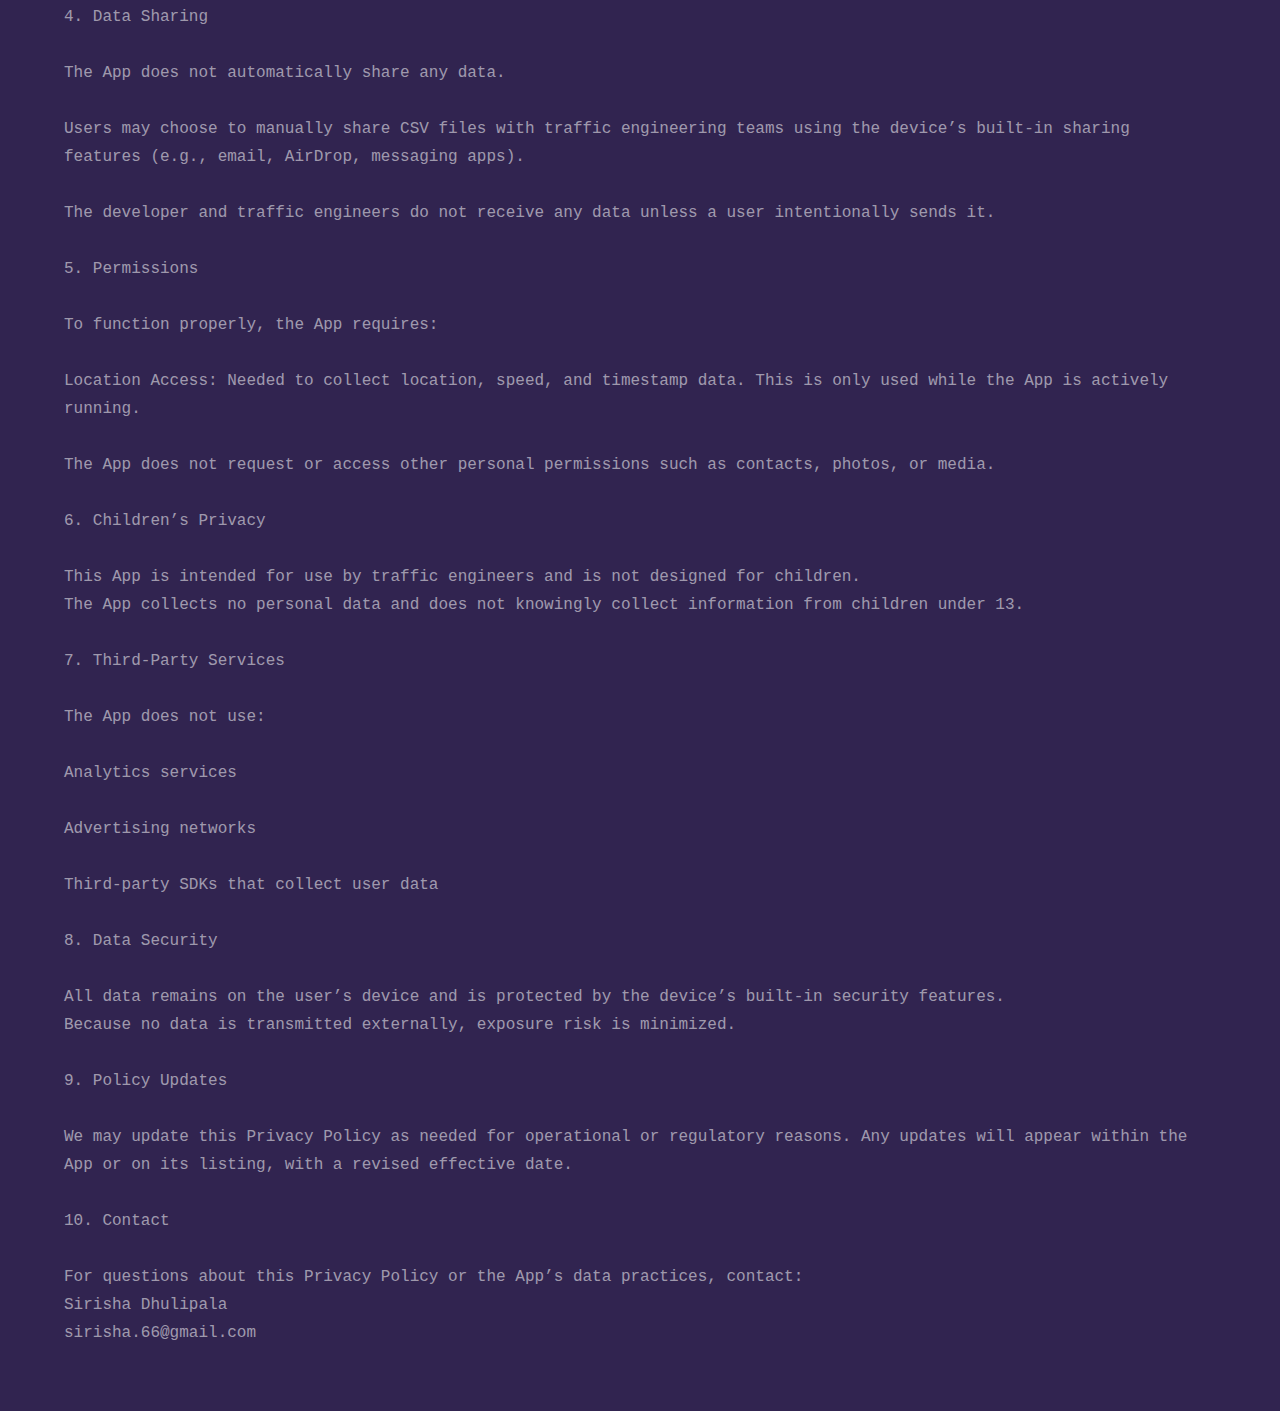
<file: gps-flow-policy.html>
<!DOCTYPE html>
<html>
<head>
    <title>Privacy Policy</title>
    <meta charset="UTF-8">
    <link rel="stylesheet" href="assets/css/main.css" />
</head>
<body>

<section id="main" class="wrapper">
    <div class="inner">
        <h1 class="major">Privacy Policy</h1>

        <!-- This is where gps-flow-policy.txt will appear -->
        <pre id="policyContent" style="white-space: pre-wrap; font-size: 1rem;"></pre>
    </div>
</section>

<script>
// Load and display policy.txt
fetch("files/gps-flow-policy.txt")
    .then(response => response.text())
    .then(data => {
        document.getElementById("policyContent").textContent = data;
    })
    .catch(error => {
    console.error(error);
    document.getElementById("policyContent").textContent =
        "Unable to load gps-flow-policy.txt.";
    });
</script>

</body>
</html>
</file>
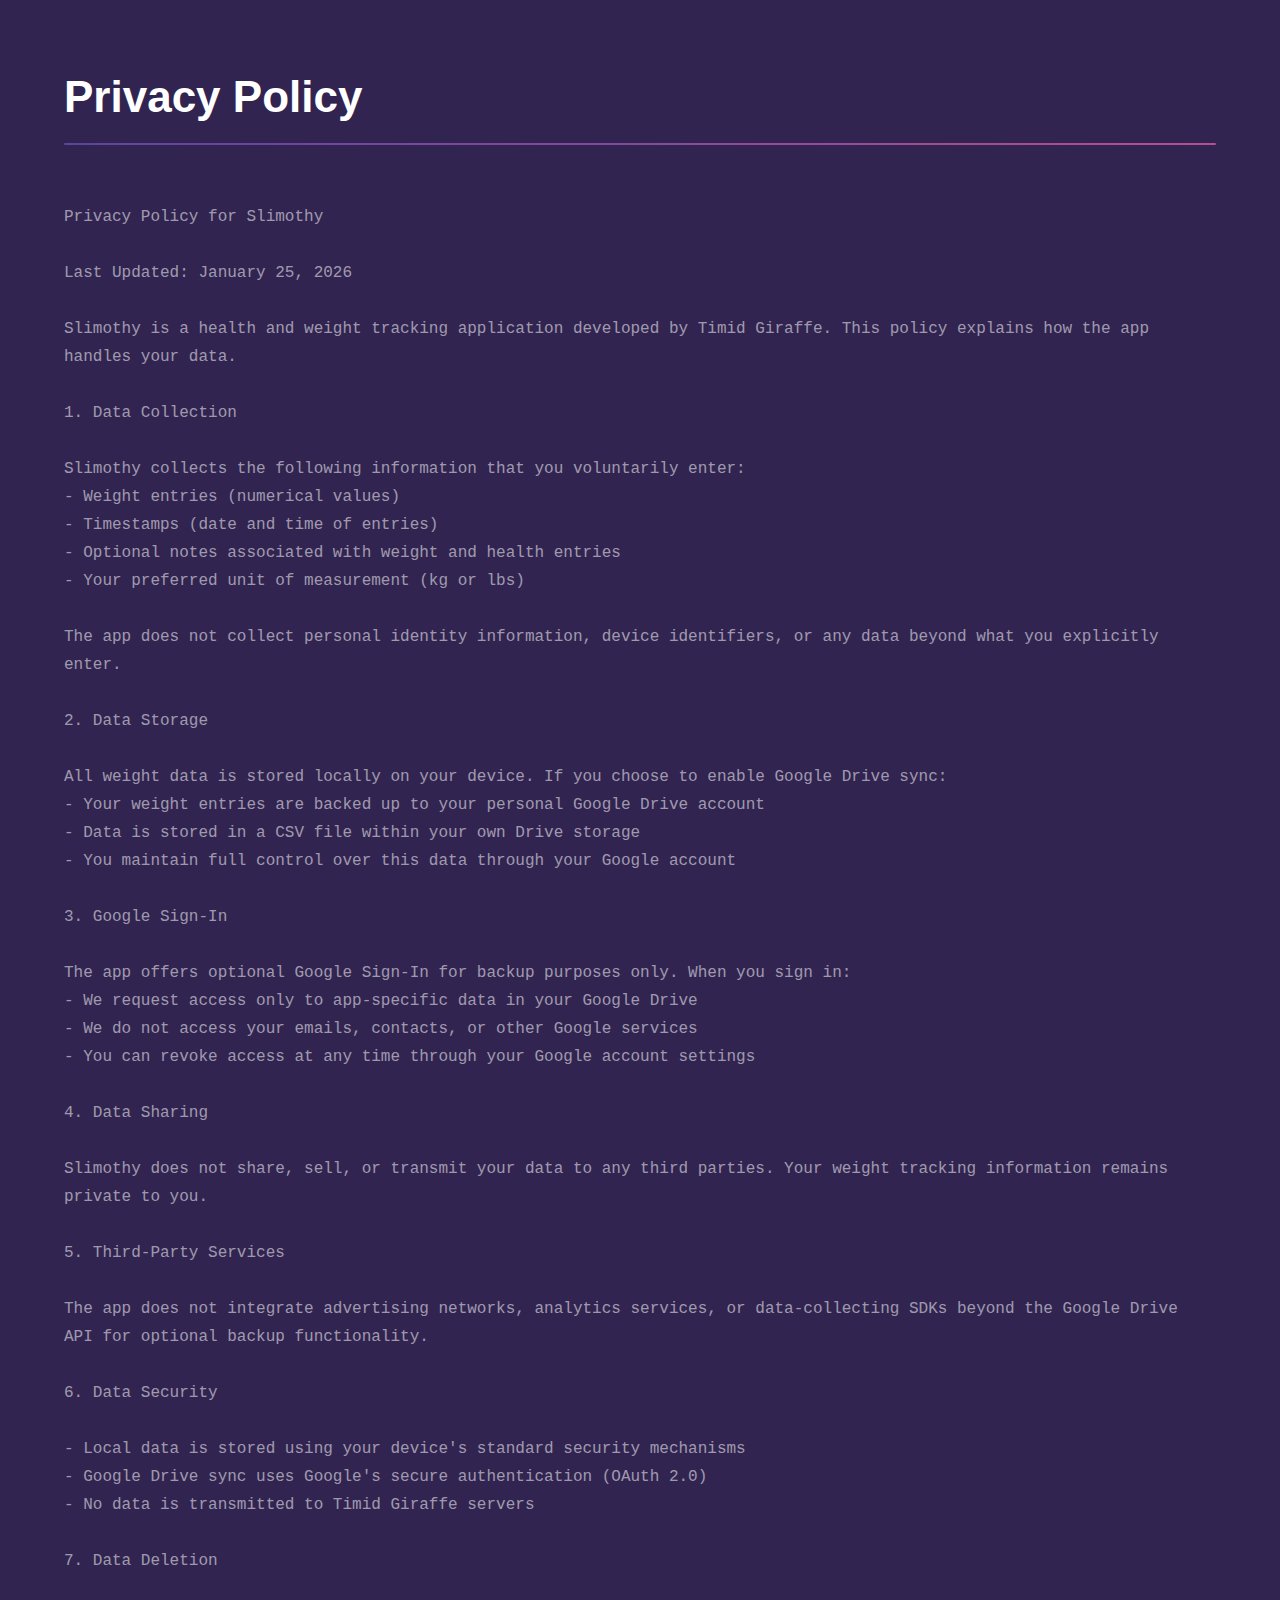
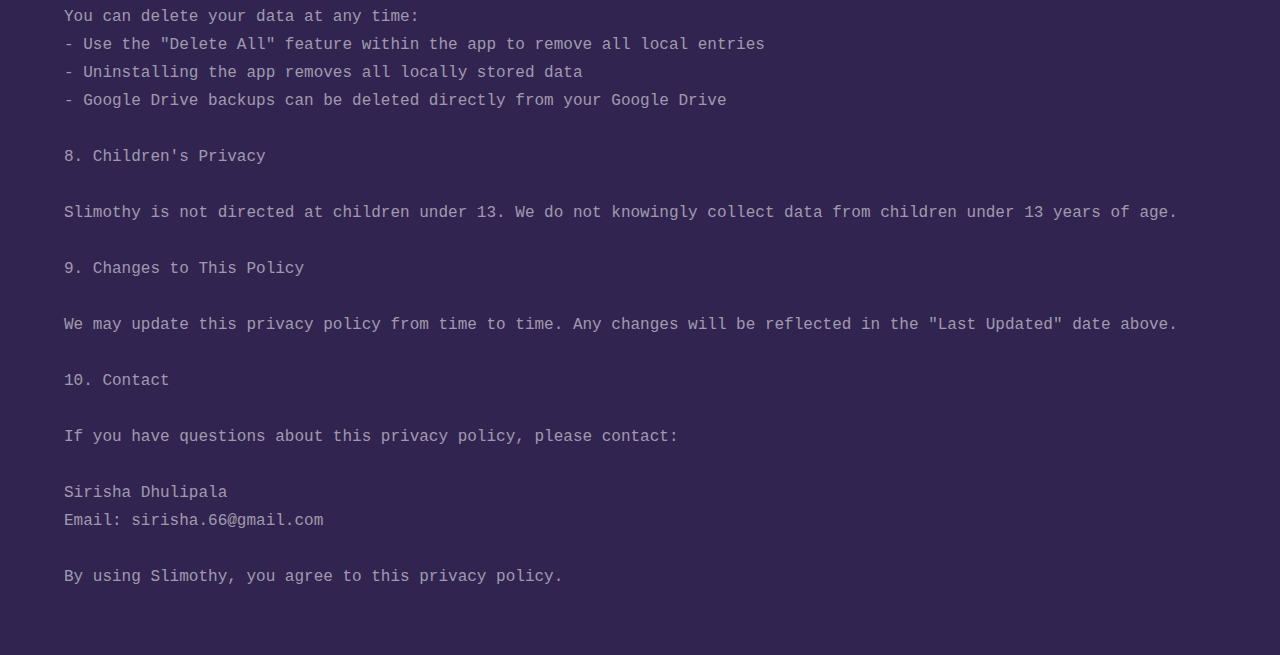
<file: slimothy-policy.html>
<!DOCTYPE html>
<html>
<head>
    <title>Privacy Policy</title>
    <meta charset="UTF-8">
    <link rel="stylesheet" href="assets/css/main.css" />
</head>
<body>

<section id="main" class="wrapper">
    <div class="inner">
        <h1 class="major">Privacy Policy</h1>

        <!-- This is where slimothy-policy.txt will appear -->
        <pre id="policyContent" style="white-space: pre-wrap; font-size: 1rem;"></pre>
    </div>
</section>

<script>
// Load and display policy.txt
fetch("files/slimothy-policy.txt")
    .then(response => response.text())
    .then(data => {
        document.getElementById("policyContent").textContent = data;
    })
    .catch(error => {
    console.error(error);
    document.getElementById("policyContent").textContent =
        "Unable to load slimothy-policy.txt.";
    });
</script>

</body>
</html>
</file>
<file: assets/css/noscript.css>
/*
	Hyperspace by HTML5 UP
	html5up.net | @ajlkn
	Free for personal and commercial use under the CCA 3.0 license (html5up.net/license)
*/

/* Spotlights */

	.spotlights > section > .image:before {
		opacity: 0 !important;
	}

	.spotlights > section > .content > .inner {
		-moz-transform: none !important;
		-webkit-transform: none !important;
		-ms-transform: none !important;
		transform: none !important;
		opacity: 1 !important;
	}

/* Wrapper */

	.wrapper > .inner {
		opacity: 1 !important;
		-moz-transform: none !important;
		-webkit-transform: none !important;
		-ms-transform: none !important;
		transform: none !important;
	}

/* Sidebar */

	#sidebar > .inner {
		opacity: 1 !important;
	}

	#sidebar nav > ul > li {
		-moz-transform: none !important;
		-webkit-transform: none !important;
		-ms-transform: none !important;
		transform: none !important;
		opacity: 1 !important;
	}
</file>
<file: assets/css/main.css>
@import url(fontawesome-all.min.css);

/*
	Hyperspace by HTML5 UP
	html5up.net | @ajlkn
	Free for personal and commercial use under the CCA 3.0 license (html5up.net/license)
*/

html, body, div, span, applet, object,
iframe, h1, h2, h3, h4, h5, h6, p, blockquote,
pre, a, abbr, acronym, address, big, cite,
code, del, dfn, em, img, ins, kbd, q, s, samp,
small, strike, strong, sub, sup, tt, var, b,
u, i, center, dl, dt, dd, ol, ul, li, fieldset,
form, label, legend, table, caption, tbody,
tfoot, thead, tr, th, td, article, aside,
canvas, details, embed, figure, figcaption,
footer, header, hgroup, menu, nav, output, ruby,
section, summary, time, mark, audio, video {
	margin: 0;
	padding: 0;
	border: 0;
	font-size: 100%;
	font: inherit;
	vertical-align: baseline;}

article, aside, details, figcaption, figure,
footer, header, hgroup, menu, nav, section {
	display: block;}

body {
	line-height: 1;
}

ol, ul {
	list-style: none;
}

blockquote, q {
	quotes: none;
}

	blockquote:before, blockquote:after, q:before, q:after {
		content: '';
		content: none;
	}

table {
	border-collapse: collapse;
	border-spacing: 0;
}

body {
	-webkit-text-size-adjust: none;
}

mark {
	background-color: transparent;
	color: inherit;
}

input::-moz-focus-inner {
	border: 0;
	padding: 0;
}

input, select, textarea {
	-moz-appearance: none;
	-webkit-appearance: none;
	-ms-appearance: none;
	appearance: none;
}

/* Basic */

	@-ms-viewport {
		width: device-width;
	}

	body {
		-ms-overflow-style: scrollbar;
	}

	@media screen and (max-width: 480px) {

		html, body {
			min-width: 320px;
		}

	}

	html {
		box-sizing: border-box;
	}

	*, *:before, *:after {
		box-sizing: inherit;
	}

	body {
		background: #312450;
	}

		body.is-preload *, body.is-preload *:before, body.is-preload *:after {
			-moz-animation: none !important;
			-webkit-animation: none !important;
			-ms-animation: none !important;
			animation: none !important;
			-moz-transition: none !important;
			-webkit-transition: none !important;
			-ms-transition: none !important;
			transition: none !important;
		}

/* Type */

	body, input, select, textarea {
		color: rgba(255, 255, 255, 0.55);
		font-family: Arial, Helvetica, sans-serif;
		font-size: 16.5pt;
		font-weight: normal;
		line-height: 1.75;
	}

		@media screen and (max-width: 1680px) {

			body, input, select, textarea {
				font-size: 13pt;
			}

		}

		@media screen and (max-width: 1280px) {

			body, input, select, textarea {
				font-size: 12pt;
			}

		}

		@media screen and (max-width: 360px) {

			body, input, select, textarea {
				font-size: 11pt;
			}

		}

	a {
		-moz-transition: color 0.2s ease, border-bottom-color 0.2s ease;
		-webkit-transition: color 0.2s ease, border-bottom-color 0.2s ease;
		-ms-transition: color 0.2s ease, border-bottom-color 0.2s ease;
		transition: color 0.2s ease, border-bottom-color 0.2s ease;
		border-bottom: dotted 1px rgba(255, 255, 255, 0.35);
		color: inherit;
		text-decoration: none;
	}

		a:hover {
			border-bottom-color: transparent;
			color: #ffffff;
		}

	strong, b {
		color: #ffffff;
		font-weight: bold;
	}

	em, i {
		font-style: italic;
	}

	p {
		margin: 0 0 2em 0;
	}

	h1, h2, h3, h4, h5, h6 {
		color: #ffffff;
		font-weight: bold;
		line-height: 1.5;
		margin: 0 0 0.5em 0;
	}

		h1 a, h2 a, h3 a, h4 a, h5 a, h6 a {
			color: inherit;
			text-decoration: none;
		}

	h1 {
		font-size: 2.75em;
	}

		h1.major {
			margin: 0 0 1.3em 0;
			position: relative;
			padding-bottom: 0.35em;
		}

			h1.major:after {
				background-image: -moz-linear-gradient(to right, #5e42a6, #b74e91);
				background-image: -webkit-linear-gradient(to right, #5e42a6, #b74e91);
				background-image: -ms-linear-gradient(to right, #5e42a6, #b74e91);
				background-image: linear-gradient(to right, #5e42a6, #b74e91);
				-moz-transition: max-width 0.2s ease;
				-webkit-transition: max-width 0.2s ease;
				-ms-transition: max-width 0.2s ease;
				transition: max-width 0.2s ease;
				border-radius: 0.2em;
				bottom: 0;
				content: '';
				height: 0.05em;
				position: absolute;
				right: 0;
				width: 100%;
			}

	h2 {
		font-size: 1.75em;
	}

	h3 {
		font-size: 1.1em;
	}

	h4 {
		font-size: 1em;
	}

	h5 {
		font-size: 0.8em;
	}

	h6 {
		font-size: 0.6em;
	}

	@media screen and (max-width: 736px) {

		h1 {
			font-size: 2em;
		}

		h2 {
			font-size: 1.25em;
		}

		h3 {
			font-size: 1em;
		}

		h4 {
			font-size: 0.8em;
		}

		h5 {
			font-size: 0.6em;
		}

		h6 {
			font-size: 0.6em;
		}

	}

	sub {
		font-size: 0.8em;
		position: relative;
		top: 0.5em;
	}

	sup {
		font-size: 0.8em;
		position: relative;
		top: -0.5em;
	}

	blockquote {
		border-left: solid 4px rgba(255, 255, 255, 0.15);
		font-style: italic;
		margin: 0 0 2em 0;
		padding: 0.5em 0 0.5em 2em;
	}

	code {
		background: rgba(255, 255, 255, 0.05);
		border-radius: 0.25em;
		border: solid 1px rgba(255, 255, 255, 0.15);
		font-family: "Courier New", monospace;
		font-size: 0.9em;
		margin: 0 0.25em;
		padding: 0.25em 0.65em;
	}

	pre {
		-webkit-overflow-scrolling: touch;
		font-family: "Courier New", monospace;
		font-size: 0.9em;
		margin: 0 0 2em 0;
	}

		pre code {
			display: block;
			line-height: 1.75em;
			padding: 1em 1.5em;
			overflow-x: auto;
		}

	hr {
		border: 0;
		border-bottom: solid 1px rgba(255, 255, 255, 0.15);
		margin: 2em 0;
	}

		hr.major {
			margin: 3em 0;
		}

	.align-left {
		text-align: left;
	}

	.align-center {
		text-align: center;
	}

	.align-right {
		text-align: right;
	}

/* Row */

	.row {
		display: flex;
		flex-wrap: wrap;
		box-sizing: border-box;
		align-items: stretch;
	}

		.row > * {
			box-sizing: border-box;
		}

		.row.gtr-uniform > * > :last-child {
			margin-bottom: 0;
		}

		.row.aln-left {
			justify-content: flex-start;
		}

		.row.aln-center {
			justify-content: center;
		}

		.row.aln-right {
			justify-content: flex-end;
		}

		.row.aln-top {
			align-items: flex-start;
		}

		.row.aln-middle {
			align-items: center;
		}

		.row.aln-bottom {
			align-items: flex-end;
		}

		.row > .imp {
			order: -1;
		}

		.row > .col-1 {
			width: 8.33333%;
		}

		.row > .off-1 {
			margin-left: 8.33333%;
		}

		.row > .col-2 {
			width: 16.66667%;
		}

		.row > .off-2 {
			margin-left: 16.66667%;
		}

		.row > .col-3 {
			width: 25%;
		}

		.row > .off-3 {
			margin-left: 25%;
		}

		.row > .col-4 {
			width: 33.33333%;
		}

		.row > .off-4 {
			margin-left: 33.33333%;
		}

		.row > .col-5 {
			width: 41.66667%;
		}

		.row > .off-5 {
			margin-left: 41.66667%;
		}

		.row > .col-6 {
			width: 50%;
		}

		.row > .off-6 {
			margin-left: 50%;
		}

		.row > .col-7 {
			width: 58.33333%;
		}

		.row > .off-7 {
			margin-left: 58.33333%;
		}

		.row > .col-8 {
			width: 66.66667%;
		}

		.row > .off-8 {
			margin-left: 66.66667%;
		}

		.row > .col-9 {
			width: 75%;
		}

		.row > .off-9 {
			margin-left: 75%;
		}

		.row > .col-10 {
			width: 83.33333%;
		}

		.row > .off-10 {
			margin-left: 83.33333%;
		}

		.row > .col-11 {
			width: 91.66667%;
		}

		.row > .off-11 {
			margin-left: 91.66667%;
		}

		.row > .col-12 {
			width: 100%;
		}

		.row > .off-12 {
			margin-left: 100%;
		}

		.row.gtr-0 {
			margin-top: 0;
			margin-left: 0em;
		}

			.row.gtr-0 > * {
				padding: 0 0 0 0em;
			}

			.row.gtr-0.gtr-uniform {
				margin-top: 0em;
			}

				.row.gtr-0.gtr-uniform > * {
					padding-top: 0em;
				}

		.row.gtr-25 {
			margin-top: 0;
			margin-left: -0.375em;
		}

			.row.gtr-25 > * {
				padding: 0 0 0 0.375em;
			}

			.row.gtr-25.gtr-uniform {
				margin-top: -0.375em;
			}

				.row.gtr-25.gtr-uniform > * {
					padding-top: 0.375em;
				}

		.row.gtr-50 {
			margin-top: 0;
			margin-left: -0.75em;
		}

			.row.gtr-50 > * {
				padding: 0 0 0 0.75em;
			}

			.row.gtr-50.gtr-uniform {
				margin-top: -0.75em;
			}

				.row.gtr-50.gtr-uniform > * {
					padding-top: 0.75em;
				}

		.row {
			margin-top: 0;
			margin-left: -1.5em;
		}

			.row > * {
				padding: 0 0 0 1.5em;
			}

			.row.gtr-uniform {
				margin-top: -1.5em;
			}

				.row.gtr-uniform > * {
					padding-top: 1.5em;
				}

		.row.gtr-150 {
			margin-top: 0;
			margin-left: -2.25em;
		}

			.row.gtr-150 > * {
				padding: 0 0 0 2.25em;
			}

			.row.gtr-150.gtr-uniform {
				margin-top: -2.25em;
			}

				.row.gtr-150.gtr-uniform > * {
					padding-top: 2.25em;
				}

		.row.gtr-200 {
			margin-top: 0;
			margin-left: -3em;
		}

			.row.gtr-200 > * {
				padding: 0 0 0 3em;
			}

			.row.gtr-200.gtr-uniform {
				margin-top: -3em;
			}

				.row.gtr-200.gtr-uniform > * {
					padding-top: 3em;
				}

		@media screen and (max-width: 1680px) {

			.row {
				display: flex;
				flex-wrap: wrap;
				box-sizing: border-box;
				align-items: stretch;
			}

				.row > * {
					box-sizing: border-box;
				}

				.row.gtr-uniform > * > :last-child {
					margin-bottom: 0;
				}

				.row.aln-left {
					justify-content: flex-start;
				}

				.row.aln-center {
					justify-content: center;
				}

				.row.aln-right {
					justify-content: flex-end;
				}

				.row.aln-top {
					align-items: flex-start;
				}

				.row.aln-middle {
					align-items: center;
				}

				.row.aln-bottom {
					align-items: flex-end;
				}

				.row > .imp-xlarge {
					order: -1;
				}

				.row > .col-1-xlarge {
					width: 8.33333%;
				}

				.row > .off-1-xlarge {
					margin-left: 8.33333%;
				}

				.row > .col-2-xlarge {
					width: 16.66667%;
				}

				.row > .off-2-xlarge {
					margin-left: 16.66667%;
				}

				.row > .col-3-xlarge {
					width: 25%;
				}

				.row > .off-3-xlarge {
					margin-left: 25%;
				}

				.row > .col-4-xlarge {
					width: 33.33333%;
				}

				.row > .off-4-xlarge {
					margin-left: 33.33333%;
				}

				.row > .col-5-xlarge {
					width: 41.66667%;
				}

				.row > .off-5-xlarge {
					margin-left: 41.66667%;
				}

				.row > .col-6-xlarge {
					width: 50%;
				}

				.row > .off-6-xlarge {
					margin-left: 50%;
				}

				.row > .col-7-xlarge {
					width: 58.33333%;
				}

				.row > .off-7-xlarge {
					margin-left: 58.33333%;
				}

				.row > .col-8-xlarge {
					width: 66.66667%;
				}

				.row > .off-8-xlarge {
					margin-left: 66.66667%;
				}

				.row > .col-9-xlarge {
					width: 75%;
				}

				.row > .off-9-xlarge {
					margin-left: 75%;
				}

				.row > .col-10-xlarge {
					width: 83.33333%;
				}

				.row > .off-10-xlarge {
					margin-left: 83.33333%;
				}

				.row > .col-11-xlarge {
					width: 91.66667%;
				}

				.row > .off-11-xlarge {
					margin-left: 91.66667%;
				}

				.row > .col-12-xlarge {
					width: 100%;
				}

				.row > .off-12-xlarge {
					margin-left: 100%;
				}

				.row.gtr-0 {
					margin-top: 0;
					margin-left: 0em;
				}

					.row.gtr-0 > * {
						padding: 0 0 0 0em;
					}

					.row.gtr-0.gtr-uniform {
						margin-top: 0em;
					}

						.row.gtr-0.gtr-uniform > * {
							padding-top: 0em;
						}

				.row.gtr-25 {
					margin-top: 0;
					margin-left: -0.375em;
				}

					.row.gtr-25 > * {
						padding: 0 0 0 0.375em;
					}

					.row.gtr-25.gtr-uniform {
						margin-top: -0.375em;
					}

						.row.gtr-25.gtr-uniform > * {
							padding-top: 0.375em;
						}

				.row.gtr-50 {
					margin-top: 0;
					margin-left: -0.75em;
				}

					.row.gtr-50 > * {
						padding: 0 0 0 0.75em;
					}

					.row.gtr-50.gtr-uniform {
						margin-top: -0.75em;
					}

						.row.gtr-50.gtr-uniform > * {
							padding-top: 0.75em;
						}

				.row {
					margin-top: 0;
					margin-left: -1.5em;
				}

					.row > * {
						padding: 0 0 0 1.5em;
					}

					.row.gtr-uniform {
						margin-top: -1.5em;
					}

						.row.gtr-uniform > * {
							padding-top: 1.5em;
						}

				.row.gtr-150 {
					margin-top: 0;
					margin-left: -2.25em;
				}

					.row.gtr-150 > * {
						padding: 0 0 0 2.25em;
					}

					.row.gtr-150.gtr-uniform {
						margin-top: -2.25em;
					}

						.row.gtr-150.gtr-uniform > * {
							padding-top: 2.25em;
						}

				.row.gtr-200 {
					margin-top: 0;
					margin-left: -3em;
				}

					.row.gtr-200 > * {
						padding: 0 0 0 3em;
					}

					.row.gtr-200.gtr-uniform {
						margin-top: -3em;
					}

						.row.gtr-200.gtr-uniform > * {
							padding-top: 3em;
						}

		}

		@media screen and (max-width: 1280px) {

			.row {
				display: flex;
				flex-wrap: wrap;
				box-sizing: border-box;
				align-items: stretch;
			}

				.row > * {
					box-sizing: border-box;
				}

				.row.gtr-uniform > * > :last-child {
					margin-bottom: 0;
				}

				.row.aln-left {
					justify-content: flex-start;
				}

				.row.aln-center {
					justify-content: center;
				}

				.row.aln-right {
					justify-content: flex-end;
				}

				.row.aln-top {
					align-items: flex-start;
				}

				.row.aln-middle {
					align-items: center;
				}

				.row.aln-bottom {
					align-items: flex-end;
				}

				.row > .imp-large {
					order: -1;
				}

				.row > .col-1-large {
					width: 8.33333%;
				}

				.row > .off-1-large {
					margin-left: 8.33333%;
				}

				.row > .col-2-large {
					width: 16.66667%;
				}

				.row > .off-2-large {
					margin-left: 16.66667%;
				}

				.row > .col-3-large {
					width: 25%;
				}

				.row > .off-3-large {
					margin-left: 25%;
				}

				.row > .col-4-large {
					width: 33.33333%;
				}

				.row > .off-4-large {
					margin-left: 33.33333%;
				}

				.row > .col-5-large {
					width: 41.66667%;
				}

				.row > .off-5-large {
					margin-left: 41.66667%;
				}

				.row > .col-6-large {
					width: 50%;
				}

				.row > .off-6-large {
					margin-left: 50%;
				}

				.row > .col-7-large {
					width: 58.33333%;
				}

				.row > .off-7-large {
					margin-left: 58.33333%;
				}

				.row > .col-8-large {
					width: 66.66667%;
				}

				.row > .off-8-large {
					margin-left: 66.66667%;
				}

				.row > .col-9-large {
					width: 75%;
				}

				.row > .off-9-large {
					margin-left: 75%;
				}

				.row > .col-10-large {
					width: 83.33333%;
				}

				.row > .off-10-large {
					margin-left: 83.33333%;
				}

				.row > .col-11-large {
					width: 91.66667%;
				}

				.row > .off-11-large {
					margin-left: 91.66667%;
				}

				.row > .col-12-large {
					width: 100%;
				}

				.row > .off-12-large {
					margin-left: 100%;
				}

				.row.gtr-0 {
					margin-top: 0;
					margin-left: 0em;
				}

					.row.gtr-0 > * {
						padding: 0 0 0 0em;
					}

					.row.gtr-0.gtr-uniform {
						margin-top: 0em;
					}

						.row.gtr-0.gtr-uniform > * {
							padding-top: 0em;
						}

				.row.gtr-25 {
					margin-top: 0;
					margin-left: -0.375em;
				}

					.row.gtr-25 > * {
						padding: 0 0 0 0.375em;
					}

					.row.gtr-25.gtr-uniform {
						margin-top: -0.375em;
					}

						.row.gtr-25.gtr-uniform > * {
							padding-top: 0.375em;
						}

				.row.gtr-50 {
					margin-top: 0;
					margin-left: -0.75em;
				}

					.row.gtr-50 > * {
						padding: 0 0 0 0.75em;
					}

					.row.gtr-50.gtr-uniform {
						margin-top: -0.75em;
					}

						.row.gtr-50.gtr-uniform > * {
							padding-top: 0.75em;
						}

				.row {
					margin-top: 0;
					margin-left: -1.5em;
				}

					.row > * {
						padding: 0 0 0 1.5em;
					}

					.row.gtr-uniform {
						margin-top: -1.5em;
					}

						.row.gtr-uniform > * {
							padding-top: 1.5em;
						}

				.row.gtr-150 {
					margin-top: 0;
					margin-left: -2.25em;
				}

					.row.gtr-150 > * {
						padding: 0 0 0 2.25em;
					}

					.row.gtr-150.gtr-uniform {
						margin-top: -2.25em;
					}

						.row.gtr-150.gtr-uniform > * {
							padding-top: 2.25em;
						}

				.row.gtr-200 {
					margin-top: 0;
					margin-left: -3em;
				}

					.row.gtr-200 > * {
						padding: 0 0 0 3em;
					}

					.row.gtr-200.gtr-uniform {
						margin-top: -3em;
					}

						.row.gtr-200.gtr-uniform > * {
							padding-top: 3em;
						}

		}

		@media screen and (max-width: 980px) {

			.row {
				display: flex;
				flex-wrap: wrap;
				box-sizing: border-box;
				align-items: stretch;
			}

				.row > * {
					box-sizing: border-box;
				}

				.row.gtr-uniform > * > :last-child {
					margin-bottom: 0;
				}

				.row.aln-left {
					justify-content: flex-start;
				}

				.row.aln-center {
					justify-content: center;
				}

				.row.aln-right {
					justify-content: flex-end;
				}

				.row.aln-top {
					align-items: flex-start;
				}

				.row.aln-middle {
					align-items: center;
				}

				.row.aln-bottom {
					align-items: flex-end;
				}

				.row > .imp-medium {
					order: -1;
				}

				.row > .col-1-medium {
					width: 8.33333%;
				}

				.row > .off-1-medium {
					margin-left: 8.33333%;
				}

				.row > .col-2-medium {
					width: 16.66667%;
				}

				.row > .off-2-medium {
					margin-left: 16.66667%;
				}

				.row > .col-3-medium {
					width: 25%;
				}

				.row > .off-3-medium {
					margin-left: 25%;
				}

				.row > .col-4-medium {
					width: 33.33333%;
				}

				.row > .off-4-medium {
					margin-left: 33.33333%;
				}

				.row > .col-5-medium {
					width: 41.66667%;
				}

				.row > .off-5-medium {
					margin-left: 41.66667%;
				}

				.row > .col-6-medium {
					width: 50%;
				}

				.row > .off-6-medium {
					margin-left: 50%;
				}

				.row > .col-7-medium {
					width: 58.33333%;
				}

				.row > .off-7-medium {
					margin-left: 58.33333%;
				}

				.row > .col-8-medium {
					width: 66.66667%;
				}

				.row > .off-8-medium {
					margin-left: 66.66667%;
				}

				.row > .col-9-medium {
					width: 75%;
				}

				.row > .off-9-medium {
					margin-left: 75%;
				}

				.row > .col-10-medium {
					width: 83.33333%;
				}

				.row > .off-10-medium {
					margin-left: 83.33333%;
				}

				.row > .col-11-medium {
					width: 91.66667%;
				}

				.row > .off-11-medium {
					margin-left: 91.66667%;
				}

				.row > .col-12-medium {
					width: 100%;
				}

				.row > .off-12-medium {
					margin-left: 100%;
				}

				.row.gtr-0 {
					margin-top: 0;
					margin-left: 0em;
				}

					.row.gtr-0 > * {
						padding: 0 0 0 0em;
					}

					.row.gtr-0.gtr-uniform {
						margin-top: 0em;
					}

						.row.gtr-0.gtr-uniform > * {
							padding-top: 0em;
						}

				.row.gtr-25 {
					margin-top: 0;
					margin-left: -0.375em;
				}

					.row.gtr-25 > * {
						padding: 0 0 0 0.375em;
					}

					.row.gtr-25.gtr-uniform {
						margin-top: -0.375em;
					}

						.row.gtr-25.gtr-uniform > * {
							padding-top: 0.375em;
						}

				.row.gtr-50 {
					margin-top: 0;
					margin-left: -0.75em;
				}

					.row.gtr-50 > * {
						padding: 0 0 0 0.75em;
					}

					.row.gtr-50.gtr-uniform {
						margin-top: -0.75em;
					}

						.row.gtr-50.gtr-uniform > * {
							padding-top: 0.75em;
						}

				.row {
					margin-top: 0;
					margin-left: -1.5em;
				}

					.row > * {
						padding: 0 0 0 1.5em;
					}

					.row.gtr-uniform {
						margin-top: -1.5em;
					}

						.row.gtr-uniform > * {
							padding-top: 1.5em;
						}

				.row.gtr-150 {
					margin-top: 0;
					margin-left: -2.25em;
				}

					.row.gtr-150 > * {
						padding: 0 0 0 2.25em;
					}

					.row.gtr-150.gtr-uniform {
						margin-top: -2.25em;
					}

						.row.gtr-150.gtr-uniform > * {
							padding-top: 2.25em;
						}

				.row.gtr-200 {
					margin-top: 0;
					margin-left: -3em;
				}

					.row.gtr-200 > * {
						padding: 0 0 0 3em;
					}

					.row.gtr-200.gtr-uniform {
						margin-top: -3em;
					}

						.row.gtr-200.gtr-uniform > * {
							padding-top: 3em;
						}

		}

		@media screen and (max-width: 736px) {

			.row {
				display: flex;
				flex-wrap: wrap;
				box-sizing: border-box;
				align-items: stretch;
			}

				.row > * {
					box-sizing: border-box;
				}

				.row.gtr-uniform > * > :last-child {
					margin-bottom: 0;
				}

				.row.aln-left {
					justify-content: flex-start;
				}

				.row.aln-center {
					justify-content: center;
				}

				.row.aln-right {
					justify-content: flex-end;
				}

				.row.aln-top {
					align-items: flex-start;
				}

				.row.aln-middle {
					align-items: center;
				}

				.row.aln-bottom {
					align-items: flex-end;
				}

				.row > .imp-small {
					order: -1;
				}

				.row > .col-1-small {
					width: 8.33333%;
				}

				.row > .off-1-small {
					margin-left: 8.33333%;
				}

				.row > .col-2-small {
					width: 16.66667%;
				}

				.row > .off-2-small {
					margin-left: 16.66667%;
				}

				.row > .col-3-small {
					width: 25%;
				}

				.row > .off-3-small {
					margin-left: 25%;
				}

				.row > .col-4-small {
					width: 33.33333%;
				}

				.row > .off-4-small {
					margin-left: 33.33333%;
				}

				.row > .col-5-small {
					width: 41.66667%;
				}

				.row > .off-5-small {
					margin-left: 41.66667%;
				}

				.row > .col-6-small {
					width: 50%;
				}

				.row > .off-6-small {
					margin-left: 50%;
				}

				.row > .col-7-small {
					width: 58.33333%;
				}

				.row > .off-7-small {
					margin-left: 58.33333%;
				}

				.row > .col-8-small {
					width: 66.66667%;
				}

				.row > .off-8-small {
					margin-left: 66.66667%;
				}

				.row > .col-9-small {
					width: 75%;
				}

				.row > .off-9-small {
					margin-left: 75%;
				}

				.row > .col-10-small {
					width: 83.33333%;
				}

				.row > .off-10-small {
					margin-left: 83.33333%;
				}

				.row > .col-11-small {
					width: 91.66667%;
				}

				.row > .off-11-small {
					margin-left: 91.66667%;
				}

				.row > .col-12-small {
					width: 100%;
				}

				.row > .off-12-small {
					margin-left: 100%;
				}

				.row.gtr-0 {
					margin-top: 0;
					margin-left: 0em;
				}

					.row.gtr-0 > * {
						padding: 0 0 0 0em;
					}

					.row.gtr-0.gtr-uniform {
						margin-top: 0em;
					}

						.row.gtr-0.gtr-uniform > * {
							padding-top: 0em;
						}

				.row.gtr-25 {
					margin-top: 0;
					margin-left: -0.375em;
				}

					.row.gtr-25 > * {
						padding: 0 0 0 0.375em;
					}

					.row.gtr-25.gtr-uniform {
						margin-top: -0.375em;
					}

						.row.gtr-25.gtr-uniform > * {
							padding-top: 0.375em;
						}

				.row.gtr-50 {
					margin-top: 0;
					margin-left: -0.75em;
				}

					.row.gtr-50 > * {
						padding: 0 0 0 0.75em;
					}

					.row.gtr-50.gtr-uniform {
						margin-top: -0.75em;
					}

						.row.gtr-50.gtr-uniform > * {
							padding-top: 0.75em;
						}

				.row {
					margin-top: 0;
					margin-left: -1.5em;
				}

					.row > * {
						padding: 0 0 0 1.5em;
					}

					.row.gtr-uniform {
						margin-top: -1.5em;
					}

						.row.gtr-uniform > * {
							padding-top: 1.5em;
						}

				.row.gtr-150 {
					margin-top: 0;
					margin-left: -2.25em;
				}

					.row.gtr-150 > * {
						padding: 0 0 0 2.25em;
					}

					.row.gtr-150.gtr-uniform {
						margin-top: -2.25em;
					}

						.row.gtr-150.gtr-uniform > * {
							padding-top: 2.25em;
						}

				.row.gtr-200 {
					margin-top: 0;
					margin-left: -3em;
				}

					.row.gtr-200 > * {
						padding: 0 0 0 3em;
					}

					.row.gtr-200.gtr-uniform {
						margin-top: -3em;
					}

						.row.gtr-200.gtr-uniform > * {
							padding-top: 3em;
						}

		}

		@media screen and (max-width: 480px) {

			.row {
				display: flex;
				flex-wrap: wrap;
				box-sizing: border-box;
				align-items: stretch;
			}

				.row > * {
					box-sizing: border-box;
				}

				.row.gtr-uniform > * > :last-child {
					margin-bottom: 0;
				}

				.row.aln-left {
					justify-content: flex-start;
				}

				.row.aln-center {
					justify-content: center;
				}

				.row.aln-right {
					justify-content: flex-end;
				}

				.row.aln-top {
					align-items: flex-start;
				}

				.row.aln-middle {
					align-items: center;
				}

				.row.aln-bottom {
					align-items: flex-end;
				}

				.row > .imp-xsmall {
					order: -1;
				}

				.row > .col-1-xsmall {
					width: 8.33333%;
				}

				.row > .off-1-xsmall {
					margin-left: 8.33333%;
				}

				.row > .col-2-xsmall {
					width: 16.66667%;
				}

				.row > .off-2-xsmall {
					margin-left: 16.66667%;
				}

				.row > .col-3-xsmall {
					width: 25%;
				}

				.row > .off-3-xsmall {
					margin-left: 25%;
				}

				.row > .col-4-xsmall {
					width: 33.33333%;
				}

				.row > .off-4-xsmall {
					margin-left: 33.33333%;
				}

				.row > .col-5-xsmall {
					width: 41.66667%;
				}

				.row > .off-5-xsmall {
					margin-left: 41.66667%;
				}

				.row > .col-6-xsmall {
					width: 50%;
				}

				.row > .off-6-xsmall {
					margin-left: 50%;
				}

				.row > .col-7-xsmall {
					width: 58.33333%;
				}

				.row > .off-7-xsmall {
					margin-left: 58.33333%;
				}

				.row > .col-8-xsmall {
					width: 66.66667%;
				}

				.row > .off-8-xsmall {
					margin-left: 66.66667%;
				}

				.row > .col-9-xsmall {
					width: 75%;
				}

				.row > .off-9-xsmall {
					margin-left: 75%;
				}

				.row > .col-10-xsmall {
					width: 83.33333%;
				}

				.row > .off-10-xsmall {
					margin-left: 83.33333%;
				}

				.row > .col-11-xsmall {
					width: 91.66667%;
				}

				.row > .off-11-xsmall {
					margin-left: 91.66667%;
				}

				.row > .col-12-xsmall {
					width: 100%;
				}

				.row > .off-12-xsmall {
					margin-left: 100%;
				}

				.row.gtr-0 {
					margin-top: 0;
					margin-left: 0em;
				}

					.row.gtr-0 > * {
						padding: 0 0 0 0em;
					}

					.row.gtr-0.gtr-uniform {
						margin-top: 0em;
					}

						.row.gtr-0.gtr-uniform > * {
							padding-top: 0em;
						}

				.row.gtr-25 {
					margin-top: 0;
					margin-left: -0.375em;
				}

					.row.gtr-25 > * {
						padding: 0 0 0 0.375em;
					}

					.row.gtr-25.gtr-uniform {
						margin-top: -0.375em;
					}

						.row.gtr-25.gtr-uniform > * {
							padding-top: 0.375em;
						}

				.row.gtr-50 {
					margin-top: 0;
					margin-left: -0.75em;
				}

					.row.gtr-50 > * {
						padding: 0 0 0 0.75em;
					}

					.row.gtr-50.gtr-uniform {
						margin-top: -0.75em;
					}

						.row.gtr-50.gtr-uniform > * {
							padding-top: 0.75em;
						}

				.row {
					margin-top: 0;
					margin-left: -1.5em;
				}

					.row > * {
						padding: 0 0 0 1.5em;
					}

					.row.gtr-uniform {
						margin-top: -1.5em;
					}

						.row.gtr-uniform > * {
							padding-top: 1.5em;
						}

				.row.gtr-150 {
					margin-top: 0;
					margin-left: -2.25em;
				}

					.row.gtr-150 > * {
						padding: 0 0 0 2.25em;
					}

					.row.gtr-150.gtr-uniform {
						margin-top: -2.25em;
					}

						.row.gtr-150.gtr-uniform > * {
							padding-top: 2.25em;
						}

				.row.gtr-200 {
					margin-top: 0;
					margin-left: -3em;
				}

					.row.gtr-200 > * {
						padding: 0 0 0 3em;
					}

					.row.gtr-200.gtr-uniform {
						margin-top: -3em;
					}

						.row.gtr-200.gtr-uniform > * {
							padding-top: 3em;
						}

		}

/* Box */

	.box {
		border-radius: 0.25em;
		border: solid 1px rgba(255, 255, 255, 0.15);
		margin-bottom: 2em;
		padding: 1.5em;
	}

		.box > :last-child,
		.box > :last-child > :last-child,
		.box > :last-child > :last-child > :last-child {
			margin-bottom: 0;
		}

		.box.alt {
			border: 0;
			border-radius: 0;
			padding: 0;
		}

/* Button */

	input[type="submit"],
	input[type="reset"],
	input[type="button"],
	button,
	.button {
		-moz-appearance: none;
		-webkit-appearance: none;
		-ms-appearance: none;
		appearance: none;
		-moz-transition: border-color 0.2s ease;
		-webkit-transition: border-color 0.2s ease;
		-ms-transition: border-color 0.2s ease;
		transition: border-color 0.2s ease;
		background-color: transparent;
		border: solid 1px !important;
		border-color: rgba(255, 255, 255, 0.15) !important;
		border-radius: 3em;
		color: #ffffff !important;
		cursor: pointer;
		display: inline-block;
		font-size: 0.6em;
		font-weight: bold;
		height: calc(4.75em + 2px);
		letter-spacing: 0.25em;
		line-height: 4.75em;
		outline: 0;
		padding: 0 3.75em;
		position: relative;
		text-align: center;
		text-decoration: none;
		text-transform: uppercase;
		white-space: nowrap;
	}

		input[type="submit"]:after,
		input[type="reset"]:after,
		input[type="button"]:after,
		button:after,
		.button:after {
			-moz-transform: scale(0.25);
			-webkit-transform: scale(0.25);
			-ms-transform: scale(0.25);
			transform: scale(0.25);
			pointer-events: none;
			-moz-transition: opacity 0.2s ease, -moz-transform 0.2s ease;
			-webkit-transition: opacity 0.2s ease, -webkit-transform 0.2s ease;
			-ms-transition: opacity 0.2s ease, -ms-transform 0.2s ease;
			transition: opacity 0.2s ease, transform 0.2s ease;
			background: #ffffff;
			border-radius: 3em;
			content: '';
			height: 100%;
			left: 0;
			opacity: 0;
			position: absolute;
			top: 0;
			width: 100%;
		}

		input[type="submit"].icon:before,
		input[type="reset"].icon:before,
		input[type="button"].icon:before,
		button.icon:before,
		.button.icon:before {
			margin-right: 0.75em;
		}

		input[type="submit"].fit,
		input[type="reset"].fit,
		input[type="button"].fit,
		button.fit,
		.button.fit {
			width: 100%;
		}

		input[type="submit"].small,
		input[type="reset"].small,
		input[type="button"].small,
		button.small,
		.button.small {
			font-size: 0.4em;
		}

		input[type="submit"].large,
		input[type="reset"].large,
		input[type="button"].large,
		button.large,
		.button.large {
			font-size: 0.8em;
		}

		input[type="submit"].primary,
		input[type="reset"].primary,
		input[type="button"].primary,
		button.primary,
		.button.primary {
			background-color: #ffffff;
			color: #312450 !important;
		}

			input[type="submit"].primary:after,
			input[type="reset"].primary:after,
			input[type="button"].primary:after,
			button.primary:after,
			.button.primary:after {
				display: none;
			}

		input[type="submit"].disabled, input[type="submit"]:disabled,
		input[type="reset"].disabled,
		input[type="reset"]:disabled,
		input[type="button"].disabled,
		input[type="button"]:disabled,
		button.disabled,
		button:disabled,
		.button.disabled,
		.button:disabled {
			cursor: default;
			opacity: 0.5;
			pointer-events: none;
		}

		input[type="submit"]:hover,
		input[type="reset"]:hover,
		input[type="button"]:hover,
		button:hover,
		.button:hover {
			border-color: rgba(255, 255, 255, 0.55) !important;
		}

			input[type="submit"]:hover:after,
			input[type="reset"]:hover:after,
			input[type="button"]:hover:after,
			button:hover:after,
			.button:hover:after {
				opacity: 0.05;
				-moz-transform: scale(1);
				-webkit-transform: scale(1);
				-ms-transform: scale(1);
				transform: scale(1);
			}

			input[type="submit"]:hover:active,
			input[type="reset"]:hover:active,
			input[type="button"]:hover:active,
			button:hover:active,
			.button:hover:active {
				border-color: #ffffff !important;
			}

				input[type="submit"]:hover:active:after,
				input[type="reset"]:hover:active:after,
				input[type="button"]:hover:active:after,
				button:hover:active:after,
				.button:hover:active:after {
					opacity: 0.1;
				}

/* Features */

	.features {
		display: -moz-flex;
		display: -webkit-flex;
		display: -ms-flex;
		display: flex;
		-moz-flex-wrap: wrap;
		-webkit-flex-wrap: wrap;
		-ms-flex-wrap: wrap;
		flex-wrap: wrap;
		border-radius: 0.25em;
		border: solid 1px rgba(255, 255, 255, 0.15);
		background: rgba(255, 255, 255, 0.05);
		margin: 0 0 2em 0;
	}

		.features section {
			padding: 3.5em 3em 1em 7em ;
			width: 50%;
			border-top: solid 1px rgba(255, 255, 255, 0.15);
			position: relative;
		}

			.features section:nth-child(-n + 2) {
				border-top-width: 0;
			}

			.features section:nth-child(2n) {
				border-left: solid 1px rgba(255, 255, 255, 0.15);
			}

			.features section .icon {
				-moz-transition: opacity 0.5s ease, -moz-transform 0.5s ease;
				-webkit-transition: opacity 0.5s ease, -webkit-transform 0.5s ease;
				-ms-transition: opacity 0.5s ease, -ms-transform 0.5s ease;
				transition: opacity 0.5s ease, transform 0.5s ease;
				-moz-transition-delay: 1s;
				-webkit-transition-delay: 1s;
				-ms-transition-delay: 1s;
				transition-delay: 1s;
				-moz-transform: scale(1);
				-webkit-transform: scale(1);
				-ms-transform: scale(1);
				transform: scale(1);
				position: absolute;
				left: 3em;
				top: 3em;
				opacity: 1;
			}

			.features section:nth-child(1) .icon {
				-moz-transition-delay: 0.15s;
				-webkit-transition-delay: 0.15s;
				-ms-transition-delay: 0.15s;
				transition-delay: 0.15s;
			}

			.features section:nth-child(2) .icon {
				-moz-transition-delay: 0.3s;
				-webkit-transition-delay: 0.3s;
				-ms-transition-delay: 0.3s;
				transition-delay: 0.3s;
			}

			.features section:nth-child(3) .icon {
				-moz-transition-delay: 0.45s;
				-webkit-transition-delay: 0.45s;
				-ms-transition-delay: 0.45s;
				transition-delay: 0.45s;
			}

			.features section:nth-child(4) .icon {
				-moz-transition-delay: 0.6s;
				-webkit-transition-delay: 0.6s;
				-ms-transition-delay: 0.6s;
				transition-delay: 0.6s;
			}

			.features section:nth-child(5) .icon {
				-moz-transition-delay: 0.75s;
				-webkit-transition-delay: 0.75s;
				-ms-transition-delay: 0.75s;
				transition-delay: 0.75s;
			}

			.features section:nth-child(6) .icon {
				-moz-transition-delay: 0.9s;
				-webkit-transition-delay: 0.9s;
				-ms-transition-delay: 0.9s;
				transition-delay: 0.9s;
			}

			.features section:nth-child(7) .icon {
				-moz-transition-delay: 1.05s;
				-webkit-transition-delay: 1.05s;
				-ms-transition-delay: 1.05s;
				transition-delay: 1.05s;
			}

			.features section:nth-child(8) .icon {
				-moz-transition-delay: 1.2s;
				-webkit-transition-delay: 1.2s;
				-ms-transition-delay: 1.2s;
				transition-delay: 1.2s;
			}

			.features section:nth-child(9) .icon {
				-moz-transition-delay: 1.35s;
				-webkit-transition-delay: 1.35s;
				-ms-transition-delay: 1.35s;
				transition-delay: 1.35s;
			}

			.features section:nth-child(10) .icon {
				-moz-transition-delay: 1.5s;
				-webkit-transition-delay: 1.5s;
				-ms-transition-delay: 1.5s;
				transition-delay: 1.5s;
			}

			.features section:nth-child(11) .icon {
				-moz-transition-delay: 1.65s;
				-webkit-transition-delay: 1.65s;
				-ms-transition-delay: 1.65s;
				transition-delay: 1.65s;
			}

			.features section:nth-child(12) .icon {
				-moz-transition-delay: 1.8s;
				-webkit-transition-delay: 1.8s;
				-ms-transition-delay: 1.8s;
				transition-delay: 1.8s;
			}

			.features section:nth-child(13) .icon {
				-moz-transition-delay: 1.95s;
				-webkit-transition-delay: 1.95s;
				-ms-transition-delay: 1.95s;
				transition-delay: 1.95s;
			}

			.features section:nth-child(14) .icon {
				-moz-transition-delay: 2.1s;
				-webkit-transition-delay: 2.1s;
				-ms-transition-delay: 2.1s;
				transition-delay: 2.1s;
			}

			.features section:nth-child(15) .icon {
				-moz-transition-delay: 2.25s;
				-webkit-transition-delay: 2.25s;
				-ms-transition-delay: 2.25s;
				transition-delay: 2.25s;
			}

			.features section:nth-child(16) .icon {
				-moz-transition-delay: 2.4s;
				-webkit-transition-delay: 2.4s;
				-ms-transition-delay: 2.4s;
				transition-delay: 2.4s;
			}

			.features section:nth-child(17) .icon {
				-moz-transition-delay: 2.55s;
				-webkit-transition-delay: 2.55s;
				-ms-transition-delay: 2.55s;
				transition-delay: 2.55s;
			}

			.features section:nth-child(18) .icon {
				-moz-transition-delay: 2.7s;
				-webkit-transition-delay: 2.7s;
				-ms-transition-delay: 2.7s;
				transition-delay: 2.7s;
			}

			.features section:nth-child(19) .icon {
				-moz-transition-delay: 2.85s;
				-webkit-transition-delay: 2.85s;
				-ms-transition-delay: 2.85s;
				transition-delay: 2.85s;
			}

			.features section:nth-child(20) .icon {
				-moz-transition-delay: 3s;
				-webkit-transition-delay: 3s;
				-ms-transition-delay: 3s;
				transition-delay: 3s;
			}

		.features.inactive section .icon {
			-moz-transform: scale(0.5);
			-webkit-transform: scale(0.5);
			-ms-transform: scale(0.5);
			transform: scale(0.5);
			opacity: 0;
		}

		@media screen and (max-width: 980px) {

			.features {
				display: block;
			}

				.features section {
					border-top-width: 1px !important;
					border-left-width: 0 !important;
					width: 100%;
				}

					.features section:first-child {
						border-top-width: 0 !important;
					}

		}

		@media screen and (max-width: 736px) {

			.features section {
				padding: 2.5em 1.5em 0.1em 5.5em ;
			}

				.features section .icon {
					left: 1.5em;
					top: 2em;
				}

		}

		@media screen and (max-width: 480px) {

			.features section {
				padding: 2em 1.5em 0.1em 1.5em ;
			}

				.features section .icon {
					left: 0;
					position: relative;
					top: 0;
				}

		}

/* Form */

	form {
		margin: 0 0 2em 0;
	}

		form > :last-child {
			margin-bottom: 0;
		}

		form > .fields {
			display: -moz-flex;
			display: -webkit-flex;
			display: -ms-flex;
			display: flex;
			-moz-flex-wrap: wrap;
			-webkit-flex-wrap: wrap;
			-ms-flex-wrap: wrap;
			flex-wrap: wrap;
			width: calc(100% + 3em);
			margin: -1.5em 0 2em -1.5em;
		}

			form > .fields > .field {
				-moz-flex-grow: 0;
				-webkit-flex-grow: 0;
				-ms-flex-grow: 0;
				flex-grow: 0;
				-moz-flex-shrink: 0;
				-webkit-flex-shrink: 0;
				-ms-flex-shrink: 0;
				flex-shrink: 0;
				padding: 1.5em 0 0 1.5em;
				width: calc(100% - 1.5em);
			}

				form > .fields > .field.half {
					width: calc(50% - 0.75em);
				}

				form > .fields > .field.third {
					width: calc(100%/3 - 0.5em);
				}

				form > .fields > .field.quarter {
					width: calc(25% - 0.375em);
				}

		@media screen and (max-width: 480px) {

			form > .fields {
				width: calc(100% + 3em);
				margin: -1.5em 0 2em -1.5em;
			}

				form > .fields > .field {
					padding: 1.5em 0 0 1.5em;
					width: calc(100% - 1.5em);
				}

					form > .fields > .field.half {
						width: calc(100% - 1.5em);
					}

					form > .fields > .field.third {
						width: calc(100% - 1.5em);
					}

					form > .fields > .field.quarter {
						width: calc(100% - 1.5em);
					}

		}

	label {
		color: #ffffff;
		font-weight: bold;
		line-height: 1.5;
		margin: 0 0 0.7em 0;
		display: block;
		font-size: 1.1em;
	}

	input[type="text"],
	input[type="password"],
	input[type="email"],
	input[type="tel"],
	select,
	textarea {
		-moz-appearance: none;
		-webkit-appearance: none;
		-ms-appearance: none;
		appearance: none;
		background: rgba(255, 255, 255, 0.05);
		border-radius: 0.25em;
		border: none;
		border: solid 1px rgba(255, 255, 255, 0.15);
		color: inherit;
		display: block;
		outline: 0;
		padding: 0 1em;
		text-decoration: none;
		width: 100%;
	}

		input[type="text"]:invalid,
		input[type="password"]:invalid,
		input[type="email"]:invalid,
		input[type="tel"]:invalid,
		select:invalid,
		textarea:invalid {
			box-shadow: none;
		}

		input[type="text"]:focus,
		input[type="password"]:focus,
		input[type="email"]:focus,
		input[type="tel"]:focus,
		select:focus,
		textarea:focus {
			border-color: #ffffff;
			box-shadow: 0 0 0 1px #ffffff;
		}

	select {
		background-image: url("data:image/svg+xml;charset=utf8,%3Csvg xmlns='http://www.w3.org/2000/svg' width='40' height='40' preserveAspectRatio='none' viewBox='0 0 40 40'%3E%3Cpath d='M9.4,12.3l10.4,10.4l10.4-10.4c0.2-0.2,0.5-0.4,0.9-0.4c0.3,0,0.6,0.1,0.9,0.4l3.3,3.3c0.2,0.2,0.4,0.5,0.4,0.9 c0,0.4-0.1,0.6-0.4,0.9L20.7,31.9c-0.2,0.2-0.5,0.4-0.9,0.4c-0.3,0-0.6-0.1-0.9-0.4L4.3,17.3c-0.2-0.2-0.4-0.5-0.4-0.9 c0-0.4,0.1-0.6,0.4-0.9l3.3-3.3c0.2-0.2,0.5-0.4,0.9-0.4S9.1,12.1,9.4,12.3z' fill='rgba(255, 255, 255, 0.15)' /%3E%3C/svg%3E");
		background-size: 1.25rem;
		background-repeat: no-repeat;
		background-position: calc(100% - 1rem) center;
		height: 2.75em;
		padding-right: 2.75em;
		text-overflow: ellipsis;
	}

		select option {
			color: #ffffff;
			background: #312450;
		}

		select:focus::-ms-value {
			background-color: transparent;
		}

		select::-ms-expand {
			display: none;
		}

	input[type="text"],
	input[type="password"],
	input[type="email"],
	select {
		height: 2.75em;
	}

	textarea {
		padding: 0.75em 1em;
	}

		body.is-ie textarea {
			min-height: 10em;
		}

	input[type="checkbox"],
	input[type="radio"] {
		-moz-appearance: none;
		-webkit-appearance: none;
		-ms-appearance: none;
		appearance: none;
		display: block;
		float: left;
		margin-right: -2em;
		opacity: 0;
		width: 1em;
		z-index: -1;
	}

		input[type="checkbox"] + label,
		input[type="radio"] + label {
			text-decoration: none;
			color: rgba(255, 255, 255, 0.55);
			cursor: pointer;
			display: inline-block;
			font-size: 1em;
			font-weight: normal;
			padding-left: 2.4em;
			padding-right: 0.75em;
			position: relative;
		}

			input[type="checkbox"] + label:before,
			input[type="radio"] + label:before {
				-moz-osx-font-smoothing: grayscale;
				-webkit-font-smoothing: antialiased;
				display: inline-block;
				font-style: normal;
				font-variant: normal;
				text-rendering: auto;
				line-height: 1;
				text-transform: none !important;
				font-family: 'Font Awesome 5 Free';
				font-weight: 900;
			}

			input[type="checkbox"] + label:before,
			input[type="radio"] + label:before {
				background: rgba(255, 255, 255, 0.05);
				border-radius: 0.25em;
				border: solid 1px rgba(255, 255, 255, 0.15);
				content: '';
				display: inline-block;
				font-size: 0.8em;
				height: 2.0625em;
				left: 0;
				line-height: 2.0625em;
				position: absolute;
				text-align: center;
				top: 0;
				width: 2.0625em;
			}

		input[type="checkbox"]:checked + label:before,
		input[type="radio"]:checked + label:before {
			background: #ffffff;
			border-color: #ffffff;
			color: #b74e91;
			content: '\f00c';
		}

		input[type="checkbox"]:focus + label:before,
		input[type="radio"]:focus + label:before {
			border-color: #ffffff;
			box-shadow: 0 0 0 1px #ffffff;
		}

	input[type="checkbox"] + label:before {
		border-radius: 0.25em;
	}

	input[type="radio"] + label:before {
		border-radius: 100%;
	}

	::-webkit-input-placeholder {
		color: rgba(255, 255, 255, 0.35) !important;
		opacity: 1.0;
	}

	:-moz-placeholder {
		color: rgba(255, 255, 255, 0.35) !important;
		opacity: 1.0;
	}

	::-moz-placeholder {
		color: rgba(255, 255, 255, 0.35) !important;
		opacity: 1.0;
	}

	:-ms-input-placeholder {
		color: rgba(255, 255, 255, 0.35) !important;
		opacity: 1.0;
	}

/* Icon */

	.icon {
		text-decoration: none;
		border-bottom: none;
		position: relative;
	}

		.icon:before {
			-moz-osx-font-smoothing: grayscale;
			-webkit-font-smoothing: antialiased;
			display: inline-block;
			font-style: normal;
			font-variant: normal;
			text-rendering: auto;
			line-height: 1;
			text-transform: none !important;
			font-family: 'Font Awesome 5 Free';
			font-weight: 400;
		}

		.icon > .label {
			display: none;
		}

		.icon:before {
			line-height: inherit;
		}

		.icon.solid:before {
			font-weight: 900;
		}

		.icon.brands:before {
			font-family: 'Font Awesome 5 Brands';
		}

		.icon.major {
			width: 2.5em;
			height: 2.5em;
			display: block;
			background: #ffffff;
			border-radius: 100%;
			color: #312450;
			text-align: center;
			line-height: 2.5em;
			margin: 0 0 1.3em 0;
		}

			.icon.major:before {
				font-size: 1.25em;
			}

				.wrapper.style1 .icon.major:before {
					color: #5e42a6;
				}

				.wrapper.style1-alt .icon.major:before {
					color: #493382;
				}

				.wrapper.style2 .icon.major:before {
					color: #5052b5;
				}

				.wrapper.style2-alt .icon.major:before {
					color: #3e4094;
				}

				.wrapper.style3 .icon.major:before {
					color: #b74e91;
				}

				.wrapper.style3-alt .icon.major:before {
					color: #953d75;
				}

/* Image */

	.image {
		border-radius: 0.25em;
		border: 0;
		display: inline-block;
		position: relative;
	}

		.image img {
			border-radius: 0.25em;
			display: block;
		}

		.image.left, .image.right {
			max-width: 40%;
		}

			.image.left img, .image.right img {
				width: 100%;
			}

		.image.left {
			float: left;
			margin: 0 1.5em 1em 0;
			top: 0.25em;
		}

		.image.right {
			float: right;
			margin: 0 0 1em 1.5em;
			top: 0.25em;
		}

		.image.fit {
			display: block;
			margin: 0 0 2em 0;
			width: 100%;
		}

			.image.fit img {
				width: 100%;
			}

		.image.main {
			display: block;
			margin: 0 0 3em 0;
			width: 100%;
		}

			.image.main img {
				width: 100%;
			}

/* List */

	ol {
		list-style: decimal;
		margin: 0 0 2em 0;
		padding-left: 1.25em;
	}

		ol li {
			padding-left: 0.25em;
		}

	ul {
		list-style: disc;
		margin: 0 0 2em 0;
		padding-left: 1em;
	}

		ul li {
			padding-left: 0.5em;
		}

		ul.alt {
			list-style: none;
			padding-left: 0;
		}

			ul.alt li {
				border-top: solid 1px rgba(255, 255, 255, 0.15);
				padding: 0.5em 0;
			}

				ul.alt li:first-child {
					border-top: 0;
					padding-top: 0;
				}

	dl {
		margin: 0 0 2em 0;
	}

		dl dt {
			display: block;
			font-weight: bold;
			margin: 0 0 1em 0;
		}

		dl dd {
			margin-left: 2em;
		}

/* Actions */

	ul.actions {
		display: -moz-flex;
		display: -webkit-flex;
		display: -ms-flex;
		display: flex;
		cursor: default;
		list-style: none;
		margin-left: -1em;
		padding-left: 0;
	}

		ul.actions li {
			padding: 0 0 0 1em;
			vertical-align: middle;
		}

		ul.actions.special {
			-moz-justify-content: center;
			-webkit-justify-content: center;
			-ms-justify-content: center;
			justify-content: center;
			width: 100%;
			margin-left: 0;
		}

			ul.actions.special li:first-child {
				padding-left: 0;
			}

		ul.actions.stacked {
			-moz-flex-direction: column;
			-webkit-flex-direction: column;
			-ms-flex-direction: column;
			flex-direction: column;
			margin-left: 0;
		}

			ul.actions.stacked li {
				padding: 1.3em 0 0 0;
			}

				ul.actions.stacked li:first-child {
					padding-top: 0;
				}

		ul.actions.fit {
			width: calc(100% + 1em);
		}

			ul.actions.fit li {
				-moz-flex-grow: 1;
				-webkit-flex-grow: 1;
				-ms-flex-grow: 1;
				flex-grow: 1;
				-moz-flex-shrink: 1;
				-webkit-flex-shrink: 1;
				-ms-flex-shrink: 1;
				flex-shrink: 1;
				width: 100%;
			}

				ul.actions.fit li > * {
					width: 100%;
				}

			ul.actions.fit.stacked {
				width: 100%;
			}

		@media screen and (max-width: 480px) {

			ul.actions:not(.fixed) {
				-moz-flex-direction: column;
				-webkit-flex-direction: column;
				-ms-flex-direction: column;
				flex-direction: column;
				margin-left: 0;
				width: 100% !important;
			}

				ul.actions:not(.fixed) li {
					-moz-flex-grow: 1;
					-webkit-flex-grow: 1;
					-ms-flex-grow: 1;
					flex-grow: 1;
					-moz-flex-shrink: 1;
					-webkit-flex-shrink: 1;
					-ms-flex-shrink: 1;
					flex-shrink: 1;
					padding: 1em 0 0 0;
					text-align: center;
					width: 100%;
				}

					ul.actions:not(.fixed) li > * {
						width: 100%;
					}

					ul.actions:not(.fixed) li:first-child {
						padding-top: 0;
					}

					ul.actions:not(.fixed) li input[type="submit"],
					ul.actions:not(.fixed) li input[type="reset"],
					ul.actions:not(.fixed) li input[type="button"],
					ul.actions:not(.fixed) li button,
					ul.actions:not(.fixed) li .button {
						width: 100%;
					}

						ul.actions:not(.fixed) li input[type="submit"].icon:before,
						ul.actions:not(.fixed) li input[type="reset"].icon:before,
						ul.actions:not(.fixed) li input[type="button"].icon:before,
						ul.actions:not(.fixed) li button.icon:before,
						ul.actions:not(.fixed) li .button.icon:before {
							margin-left: -0.5rem;
						}

		}

/* Contact */

	ul.contact {
		list-style: none;
		padding: 0;
	}

		ul.contact > li {
			padding: 0;
			margin: 1.5em 0 0 0;
		}

			ul.contact > li:first-child {
				margin-top: 0;
			}

/* Icons */

	ul.icons {
		cursor: default;
		list-style: none;
		padding-left: 0;
	}

		ul.icons li {
			display: inline-block;
			padding: 0 0.75em 0 0;
		}

			ul.icons li:last-child {
				padding-right: 0;
			}

			ul.icons li > a, ul.icons li > span {
				border: 0;
			}

				ul.icons li > a .label, ul.icons li > span .label {
					display: none;
				}

/* Menu */

	ul.menu {
		list-style: none;
		padding: 0;
	}

		ul.menu > li {
			border-left: solid 1px rgba(255, 255, 255, 0.15);
			display: inline-block;
			line-height: 1;
			margin-left: 1.5em;
			padding: 0 0 0 1.5em;
		}

			ul.menu > li:first-child {
				border-left: 0;
				margin: 0;
				padding-left: 0;
			}

		@media screen and (max-width: 480px) {

			ul.menu > li {
				border-left: 0;
				display: block;
				line-height: inherit;
				margin: 0.5em 0 0 0;
				padding-left: 0;
			}

		}

/* Section/Article */

	section.special, article.special {
		text-align: center;
	}

	header p {
		color: rgba(255, 255, 255, 0.35);
		position: relative;
		margin: 0 0 1.5em 0;
	}

	header h2 + p {
		font-size: 1.25em;
		margin-top: -1em;
		line-height: 1.5em;
	}

	header h3 + p {
		font-size: 1.1em;
		margin-top: -0.8em;
		line-height: 1.5em;
	}

	header h4 + p,
	header h5 + p,
	header h6 + p {
		font-size: 0.9em;
		margin-top: -0.6em;
		line-height: 1.5em;
	}

/* Split */

	.split {
		display: -moz-flex;
		display: -webkit-flex;
		display: -ms-flex;
		display: flex;
	}

		.split > * {
			width: calc(50% - 2.5em);
		}

		.split > :nth-child(2n - 1) {
			padding-right: 2.5em;
			border-right: solid 1px rgba(255, 255, 255, 0.15);
		}

		.split > :nth-child(2n) {
			padding-left: 2.5em;
		}

		.split.style1 > :nth-child(2n - 1) {
			width: calc(66.66666% - 2.5em);
		}

		.split.style1 > :nth-child(2n) {
			width: calc(33.33333% - 2.5em);
		}

		@media screen and (max-width: 1680px) {

			.split > * {
				width: calc(50% - 2em);
			}

			.split > :nth-child(2n - 1) {
				padding-right: 2em;
			}

			.split > :nth-child(2n) {
				padding-left: 2em;
			}

			.split.style1 > :nth-child(2n - 1) {
				width: calc(66.66666% - 2em);
			}

			.split.style1 > :nth-child(2n) {
				width: calc(33.33333% - 2em);
			}

		}

		@media screen and (max-width: 980px) {

			.split {
				display: block;
			}

				.split > * {
					border-top: solid 1px rgba(255, 255, 255, 0.15);
					margin: 4em 0 0 0;
					padding: 4em 0 0 0;
					width: 100% !important;
				}

				.split > :nth-child(2n - 1) {
					border-right: 0;
					padding-right: 0;
				}

				.split > :nth-child(2n) {
					padding-left: 0;
				}

				.split > :first-child {
					border-top: 0;
					margin-top: 0;
					padding-top: 0;
				}

		}

		@media screen and (max-width: 736px) {

			.split > * {
				margin: 3em 0 0 0;
				padding: 3em 0 0 0;
			}

		}

/* Spotlights */

	.spotlights > section {
		display: -moz-flex;
		display: -webkit-flex;
		display: -ms-flex;
		display: flex;
		-moz-flex-direction: row;
		-webkit-flex-direction: row;
		-ms-flex-direction: row;
		flex-direction: row;
		min-height: 22.5em;
	}

		body.is-ie .spotlights > section {
			min-height: 0;
		}

		.spotlights > section > .image {
			background-position: center center;
			background-size: cover;
			border-radius: 0;
			display: block;
			position: relative;
			width: 25em;
		}

			.spotlights > section > .image img {
				border-radius: 0;
				display: block;
			}

			.spotlights > section > .image:before {
				-moz-transition: opacity 1s ease;
				-webkit-transition: opacity 1s ease;
				-ms-transition: opacity 1s ease;
				transition: opacity 1s ease;
				background: rgba(49, 36, 80, 0.9);
				content: '';
				display: block;
				height: 100%;
				left: 0;
				opacity: 0;
				position: absolute;
				top: 0;
				width: 100%;
			}

		.spotlights > section > .content {
			padding: 4em 5em 2em 5em ;
			display: -moz-flex;
			display: -webkit-flex;
			display: -ms-flex;
			display: flex;
			-moz-flex-direction: column;
			-webkit-flex-direction: column;
			-ms-flex-direction: column;
			flex-direction: column;
			-moz-justify-content: center;
			-webkit-justify-content: center;
			-ms-justify-content: center;
			justify-content: center;
			width: 50em;
			-ms-flex: 1;
		}

			.spotlights > section > .content > .inner {
				-moz-transform: translateX(0) translateY(0);
				-webkit-transform: translateX(0) translateY(0);
				-ms-transform: translateX(0) translateY(0);
				transform: translateX(0) translateY(0);
				-moz-transition: opacity 1s ease, -moz-transform 1s ease;
				-webkit-transition: opacity 1s ease, -webkit-transform 1s ease;
				-ms-transition: opacity 1s ease, -ms-transform 1s ease;
				transition: opacity 1s ease, transform 1s ease;
				opacity: 1;
			}

		.spotlights > section:nth-child(2) {
			background-color: rgba(0, 0, 0, 0.05);
		}

		.spotlights > section:nth-child(3) {
			background-color: rgba(0, 0, 0, 0.1);
		}

		.spotlights > section.inactive > .image:before,
		body.is-preload .spotlights > section > .image:before {
			opacity: 1;
		}

		.spotlights > section.inactive > .content > .inner,
		body.is-preload .spotlights > section > .content > .inner {
			-moz-transform: translateX(-1em);
			-webkit-transform: translateX(-1em);
			-ms-transform: translateX(-1em);
			transform: translateX(-1em);
			opacity: 0;
		}

		@media screen and (max-width: 1680px) {

			.spotlights > section > .content {
				padding: 4em 4em 2em 4em ;
			}

		}

		@media screen and (max-width: 980px) {

			.spotlights > section {
				display: block;
			}

				.spotlights > section > .image {
					width: 100%;
					height: 50vh;
				}

				.spotlights > section > .content {
					width: 100%;
				}

				.spotlights > section.inactive > .content > .inner,
				body.is-preload .spotlights > section > .content > .inner {
					-moz-transform: translateY(1em);
					-webkit-transform: translateY(1em);
					-ms-transform: translateY(1em);
					transform: translateY(1em);
				}

		}

		@media screen and (max-width: 736px) {

			.spotlights > section > .image {
				height: 50vh;
				min-height: 15em;
			}

			.spotlights > section > .content {
				padding: 3em 2em 1em 2em ;
			}

		}

/* Table */

	.table-wrapper {
		-webkit-overflow-scrolling: touch;
		overflow-x: auto;
	}

	table {
		margin: 0 0 2em 0;
		width: 100%;
	}

		table tbody tr {
			border: solid 1px rgba(255, 255, 255, 0.15);
			border-left: 0;
			border-right: 0;
		}

			table tbody tr:nth-child(2n + 1) {
				background-color: rgba(255, 255, 255, 0.05);
			}

		table td {
			padding: 0.75em 0.75em;
		}

		table th {
			color: #ffffff;
			font-size: 1em;
			font-weight: bold;
			padding: 0 0.75em 0.75em 0.75em;
			text-align: left;
		}

		table thead {
			border-bottom: solid 2px rgba(255, 255, 255, 0.15);
		}

		table tfoot {
			border-top: solid 2px rgba(255, 255, 255, 0.15);
		}

		table.alt {
			border-collapse: separate;
		}

			table.alt tbody tr td {
				border: solid 1px rgba(255, 255, 255, 0.15);
				border-left-width: 0;
				border-top-width: 0;
			}

				table.alt tbody tr td:first-child {
					border-left-width: 1px;
				}

			table.alt tbody tr:first-child td {
				border-top-width: 1px;
			}

			table.alt thead {
				border-bottom: 0;
			}

			table.alt tfoot {
				border-top: 0;
			}

/* Wrapper */

	.wrapper {
		position: relative;
	}

		.wrapper > .inner {
			padding: 5em 5em 3em 5em ;
			max-width: 100%;
			width: 75em;
		}

			@media screen and (max-width: 1680px) {

				.wrapper > .inner {
					padding: 4em 4em 2em 4em ;
				}

			}

			@media screen and (max-width: 1280px) {

				.wrapper > .inner {
					width: 100%;
				}

			}

			@media screen and (max-width: 736px) {

				.wrapper > .inner {
					padding: 3em 2em 1em 2em ;
				}

			}

		.wrapper.alt {
			background-color: #261c3e;
		}

		.wrapper.style1 {
			background-color: #5e42a6;
		}

		.wrapper.style1-alt {
			background-color: #493382;
		}

		.wrapper.style2 {
			background-color: #5052b5;
		}

		.wrapper.style2-alt {
			background-color: #3e4094;
		}

		.wrapper.style3 {
			background-color: #b74e91;
		}

		.wrapper.style3-alt {
			background-color: #953d75;
		}

		.wrapper.fullscreen {
			display: -moz-flex;
			display: -webkit-flex;
			display: -ms-flex;
			display: flex;
			-moz-flex-direction: column;
			-webkit-flex-direction: column;
			-ms-flex-direction: column;
			flex-direction: column;
			-moz-justify-content: center;
			-webkit-justify-content: center;
			-ms-justify-content: center;
			justify-content: center;
			min-height: 100vh;
		}

			body.is-ie .wrapper.fullscreen {
				height: 100vh;
			}

			@media screen and (max-width: 1280px) {

				.wrapper.fullscreen {
					min-height: calc(100vh - 2.5em);
				}

					body.is-ie .wrapper.fullscreen {
						height: calc(100vh - 2.5em);
					}

			}

			@media screen and (max-width: 736px) {

				.wrapper.fullscreen {
					padding: 2em 0;
					min-height: 0;
				}

					body.is-ie .wrapper.fullscreen {
						height: auto;
					}

			}

		.wrapper.fade-up > .inner {
			-moz-transform: translateY(0);
			-webkit-transform: translateY(0);
			-ms-transform: translateY(0);
			transform: translateY(0);
			-moz-transition: opacity 1s ease, -moz-transform 1s ease;
			-webkit-transition: opacity 1s ease, -webkit-transform 1s ease;
			-ms-transition: opacity 1s ease, -ms-transform 1s ease;
			transition: opacity 1s ease, transform 1s ease;
			opacity: 1.0;
		}

		.wrapper.fade-up.inactive > .inner,
		body.is-preload .wrapper.fade-up > .inner {
			opacity: 0;
			-moz-transform: translateY(1em);
			-webkit-transform: translateY(1em);
			-ms-transform: translateY(1em);
			transform: translateY(1em);
		}

		.wrapper.fade-down > .inner {
			-moz-transform: translateY(0);
			-webkit-transform: translateY(0);
			-ms-transform: translateY(0);
			transform: translateY(0);
			-moz-transition: opacity 1s ease, -moz-transform 1s ease;
			-webkit-transition: opacity 1s ease, -webkit-transform 1s ease;
			-ms-transition: opacity 1s ease, -ms-transform 1s ease;
			transition: opacity 1s ease, transform 1s ease;
			opacity: 1.0;
		}

		.wrapper.fade-down.inactive > .inner,
		body.is-preload .wrapper.fade-down > .inner {
			opacity: 0;
			-moz-transform: translateY(-1em);
			-webkit-transform: translateY(-1em);
			-ms-transform: translateY(-1em);
			transform: translateY(-1em);
		}

		.wrapper.fade > .inner {
			-moz-transition: opacity 1s ease;
			-webkit-transition: opacity 1s ease;
			-ms-transition: opacity 1s ease;
			transition: opacity 1s ease;
			opacity: 1.0;
		}

		.wrapper.fade.inactive > .inner,
		body.is-preload .wrapper.fade > .inner {
			opacity: 0;
		}

/* Header */

	#header {
		display: -moz-flex;
		display: -webkit-flex;
		display: -ms-flex;
		display: flex;
		background-color: #5e42a6;
		cursor: default;
		padding: 1.75em 2em;
	}

		#header > .title {
			border: 0;
			color: #ffffff;
			display: block;
			font-size: 1.25em;
			font-weight: bold;
		}

		#header > nav {
			-moz-flex: 1;
			-webkit-flex: 1;
			-ms-flex: 1;
			flex: 1;
			text-align: right;
		}

			#header > nav > ul {
				margin: 0;
				padding: 0;
			}

				#header > nav > ul > li {
					display: inline-block;
					margin-left: 1.75em;
					padding: 0;
					vertical-align: middle;
				}

					#header > nav > ul > li:first-child {
						margin-left: 0;
					}

					#header > nav > ul > li a {
						border: 0;
						color: rgba(255, 255, 255, 0.35);
						display: inline-block;
						font-size: 0.6em;
						font-weight: bold;
						letter-spacing: 0.25em;
						text-transform: uppercase;
					}

						#header > nav > ul > li a:hover {
							color: rgba(255, 255, 255, 0.55);
						}

						#header > nav > ul > li a.active {
							color: #ffffff;
						}

		@media screen and (max-width: 736px) {

			#header {
				padding: 1em 2em;
			}

		}

		@media screen and (max-width: 480px) {

			#header {
				display: block;
				padding: 0 2em;
				text-align: left;
			}

				#header .title {
					font-size: 1.25em;
					padding: 1em 0;
				}

				#header > nav {
					border-top: solid 1px rgba(255, 255, 255, 0.15);
					text-align: inherit;
				}

					#header > nav > ul > li {
						margin-left: 1.5em;
					}

						#header > nav > ul > li a {
							height: 6em;
							line-height: 6em;
						}

		}

/* Wrapper (main) */

	#sidebar + #wrapper {
		margin-left: 18em;
	}

		@media screen and (max-width: 1280px) {

			#sidebar + #wrapper {
				margin-left: 0;
				padding-top: 3.5em;
			}

		}

		@media screen and (max-width: 736px) {

			#sidebar + #wrapper {
				padding-top: 0;
			}

		}

	#header + #wrapper > .wrapper > .inner {
		margin: 0 auto;
	}

/* Footer */

	#sidebar + #wrapper + #footer {
		margin-left: 18em;
	}

		@media screen and (max-width: 1280px) {

			#sidebar + #wrapper + #footer {
				margin-left: 0;
			}

		}

	#footer > .inner a {
		border-bottom-color: rgba(255, 255, 255, 0.15);
	}

		#footer > .inner a:hover {
			border-bottom-color: transparent;
		}

	#footer > .inner .menu {
		font-size: 0.8em;
		color: rgba(255, 255, 255, 0.15);
	}

	#header + #wrapper + #footer > .inner {
		margin: 0 auto;
	}

/* Sidebar */

	#sidebar {
		padding: 2.5em 2.5em 0.5em 2.5em ;
		background: #312450;
		cursor: default;
		height: 100vh;
		left: 0;
		overflow-x: hidden;
		overflow-y: auto;
		position: fixed;
		text-align: right;
		top: 0;
		width: 18em;
		z-index: 10000;
	}

		#sidebar > .inner {
			display: -moz-flex;
			display: -webkit-flex;
			display: -ms-flex;
			display: flex;
			-moz-flex-direction: column;
			-webkit-flex-direction: column;
			-ms-flex-direction: column;
			flex-direction: column;
			-moz-justify-content: center;
			-webkit-justify-content: center;
			-ms-justify-content: center;
			justify-content: center;
			-moz-transform: translateY(0);
			-webkit-transform: translateY(0);
			-ms-transform: translateY(0);
			transform: translateY(0);
			-moz-transition: opacity 1s ease;
			-webkit-transition: opacity 1s ease;
			-ms-transition: opacity 1s ease;
			transition: opacity 1s ease;
			min-height: 100%;
			opacity: 1;
			width: 100%;
		}

			body.is-ie #sidebar > .inner {
				height: 100%;
			}

		#sidebar nav > ul {
			list-style: none;
			padding: 0;
		}

			#sidebar nav > ul > li {
				-moz-transform: translateY(0);
				-webkit-transform: translateY(0);
				-ms-transform: translateY(0);
				transform: translateY(0);
				-moz-transition: opacity 0.15s ease, -moz-transform 0.75s ease;
				-webkit-transition: opacity 0.15s ease, -webkit-transform 0.75s ease;
				-ms-transition: opacity 0.15s ease, -ms-transform 0.75s ease;
				transition: opacity 0.15s ease, transform 0.75s ease;
				margin: 1.5em 0 0 0;
				opacity: 1;
				padding: 0;
				position: relative;
			}

				#sidebar nav > ul > li:first-child {
					margin: 0;
				}

				#sidebar nav > ul > li:nth-child(1) {
					-moz-transition-delay: 0.45s;
					-webkit-transition-delay: 0.45s;
					-ms-transition-delay: 0.45s;
					transition-delay: 0.45s;
				}

				#sidebar nav > ul > li:nth-child(2) {
					-moz-transition-delay: 0.65s;
					-webkit-transition-delay: 0.65s;
					-ms-transition-delay: 0.65s;
					transition-delay: 0.65s;
				}

				#sidebar nav > ul > li:nth-child(3) {
					-moz-transition-delay: 0.85s;
					-webkit-transition-delay: 0.85s;
					-ms-transition-delay: 0.85s;
					transition-delay: 0.85s;
				}

				#sidebar nav > ul > li:nth-child(4) {
					-moz-transition-delay: 1.05s;
					-webkit-transition-delay: 1.05s;
					-ms-transition-delay: 1.05s;
					transition-delay: 1.05s;
				}

				#sidebar nav > ul > li:nth-child(5) {
					-moz-transition-delay: 1.25s;
					-webkit-transition-delay: 1.25s;
					-ms-transition-delay: 1.25s;
					transition-delay: 1.25s;
				}

				#sidebar nav > ul > li:nth-child(6) {
					-moz-transition-delay: 1.45s;
					-webkit-transition-delay: 1.45s;
					-ms-transition-delay: 1.45s;
					transition-delay: 1.45s;
				}

				#sidebar nav > ul > li:nth-child(7) {
					-moz-transition-delay: 1.65s;
					-webkit-transition-delay: 1.65s;
					-ms-transition-delay: 1.65s;
					transition-delay: 1.65s;
				}

				#sidebar nav > ul > li:nth-child(8) {
					-moz-transition-delay: 1.85s;
					-webkit-transition-delay: 1.85s;
					-ms-transition-delay: 1.85s;
					transition-delay: 1.85s;
				}

				#sidebar nav > ul > li:nth-child(9) {
					-moz-transition-delay: 2.05s;
					-webkit-transition-delay: 2.05s;
					-ms-transition-delay: 2.05s;
					transition-delay: 2.05s;
				}

				#sidebar nav > ul > li:nth-child(10) {
					-moz-transition-delay: 2.25s;
					-webkit-transition-delay: 2.25s;
					-ms-transition-delay: 2.25s;
					transition-delay: 2.25s;
				}

				#sidebar nav > ul > li:nth-child(11) {
					-moz-transition-delay: 2.45s;
					-webkit-transition-delay: 2.45s;
					-ms-transition-delay: 2.45s;
					transition-delay: 2.45s;
				}

				#sidebar nav > ul > li:nth-child(12) {
					-moz-transition-delay: 2.65s;
					-webkit-transition-delay: 2.65s;
					-ms-transition-delay: 2.65s;
					transition-delay: 2.65s;
				}

				#sidebar nav > ul > li:nth-child(13) {
					-moz-transition-delay: 2.85s;
					-webkit-transition-delay: 2.85s;
					-ms-transition-delay: 2.85s;
					transition-delay: 2.85s;
				}

				#sidebar nav > ul > li:nth-child(14) {
					-moz-transition-delay: 3.05s;
					-webkit-transition-delay: 3.05s;
					-ms-transition-delay: 3.05s;
					transition-delay: 3.05s;
				}

				#sidebar nav > ul > li:nth-child(15) {
					-moz-transition-delay: 3.25s;
					-webkit-transition-delay: 3.25s;
					-ms-transition-delay: 3.25s;
					transition-delay: 3.25s;
				}

				#sidebar nav > ul > li:nth-child(16) {
					-moz-transition-delay: 3.45s;
					-webkit-transition-delay: 3.45s;
					-ms-transition-delay: 3.45s;
					transition-delay: 3.45s;
				}

				#sidebar nav > ul > li:nth-child(17) {
					-moz-transition-delay: 3.65s;
					-webkit-transition-delay: 3.65s;
					-ms-transition-delay: 3.65s;
					transition-delay: 3.65s;
				}

				#sidebar nav > ul > li:nth-child(18) {
					-moz-transition-delay: 3.85s;
					-webkit-transition-delay: 3.85s;
					-ms-transition-delay: 3.85s;
					transition-delay: 3.85s;
				}

				#sidebar nav > ul > li:nth-child(19) {
					-moz-transition-delay: 4.05s;
					-webkit-transition-delay: 4.05s;
					-ms-transition-delay: 4.05s;
					transition-delay: 4.05s;
				}

				#sidebar nav > ul > li:nth-child(20) {
					-moz-transition-delay: 4.25s;
					-webkit-transition-delay: 4.25s;
					-ms-transition-delay: 4.25s;
					transition-delay: 4.25s;
				}

		#sidebar nav a {
			-moz-transition: color 0.2s ease;
			-webkit-transition: color 0.2s ease;
			-ms-transition: color 0.2s ease;
			transition: color 0.2s ease;
			border: 0;
			color: rgba(255, 255, 255, 0.35);
			display: block;
			font-size: 0.6em;
			font-weight: bold;
			letter-spacing: 0.25em;
			line-height: 1.75;
			outline: 0;
			padding: 1.35em 0;
			position: relative;
			text-decoration: none;
			text-transform: uppercase;
		}

			#sidebar nav a:before, #sidebar nav a:after {
				border-radius: 0.2em;
				bottom: 0;
				content: '';
				height: 0.2em;
				position: absolute;
				right: 0;
				width: 100%;
			}

			#sidebar nav a:before {
				background: #3c2c62;
			}

			#sidebar nav a:after {
				background-image: -moz-linear-gradient(to right, #5e42a6, #b74e91);
				background-image: -webkit-linear-gradient(to right, #5e42a6, #b74e91);
				background-image: -ms-linear-gradient(to right, #5e42a6, #b74e91);
				background-image: linear-gradient(to right, #5e42a6, #b74e91);
				-moz-transition: max-width 0.2s ease;
				-webkit-transition: max-width 0.2s ease;
				-ms-transition: max-width 0.2s ease;
				transition: max-width 0.2s ease;
				max-width: 0;
			}

			#sidebar nav a:hover {
				color: rgba(255, 255, 255, 0.55);
			}

			#sidebar nav a.active {
				color: #ffffff;
			}

				#sidebar nav a.active:after {
					max-width: 100%;
				}

		body.is-preload #sidebar > .inner {
			opacity: 0;
		}

		body.is-preload #sidebar nav ul li {
			-moz-transform: translateY(2em);
			-webkit-transform: translateY(2em);
			-ms-transform: translateY(2em);
			transform: translateY(2em);
			opacity: 0;
		}

		@media screen and (max-width: 1280px) {

			#sidebar {
				height: 3.5em;
				left: 0;
				line-height: 3.5em;
				overflow: hidden;
				padding: 0;
				text-align: center;
				top: 0;
				width: 100%;
			}

				#sidebar > .inner {
					-moz-flex-direction: row;
					-webkit-flex-direction: row;
					-ms-flex-direction: row;
					flex-direction: row;
					-moz-align-items: -moz-stretch;
					-webkit-align-items: -webkit-stretch;
					-ms-align-items: -ms-stretch;
					align-items: stretch;
					height: inherit;
					line-height: inherit;
				}

				#sidebar nav {
					height: inherit;
					line-height: inherit;
				}

					#sidebar nav ul {
						display: -moz-flex;
						display: -webkit-flex;
						display: -ms-flex;
						display: flex;
						height: inherit;
						line-height: inherit;
						margin: 0;
					}

						#sidebar nav ul li {
							display: block;
							height: inherit;
							line-height: inherit;
							margin: 0 0 0 2em;
							padding: 0;
						}

					#sidebar nav a {
						height: inherit;
						line-height: inherit;
						padding: 0;
					}

						#sidebar nav a:after {
							background-image: none;
							background-color: #b74e91;
						}

		}

		@media screen and (max-width: 736px) {

			#sidebar {
				display: none;
			}

		}

/* Intro */

	#intro {
		background-attachment: fixed;
		background-image: url("images/intro.svg");
		background-position: top right;
		background-repeat: no-repeat;
		background-size: 100% 100%;
	}

		#intro p {
			font-size: 1.25em;
		}

			@media screen and (max-width: 980px) {

				#intro p br {
					display: none;
				}

			}

			@media screen and (max-width: 736px) {

				#intro p {
					font-size: 1em;
				}

			}

		@media screen and (max-width: 1280px) {

			#intro {
				background-attachment: scroll;
			}

		}
</file>
